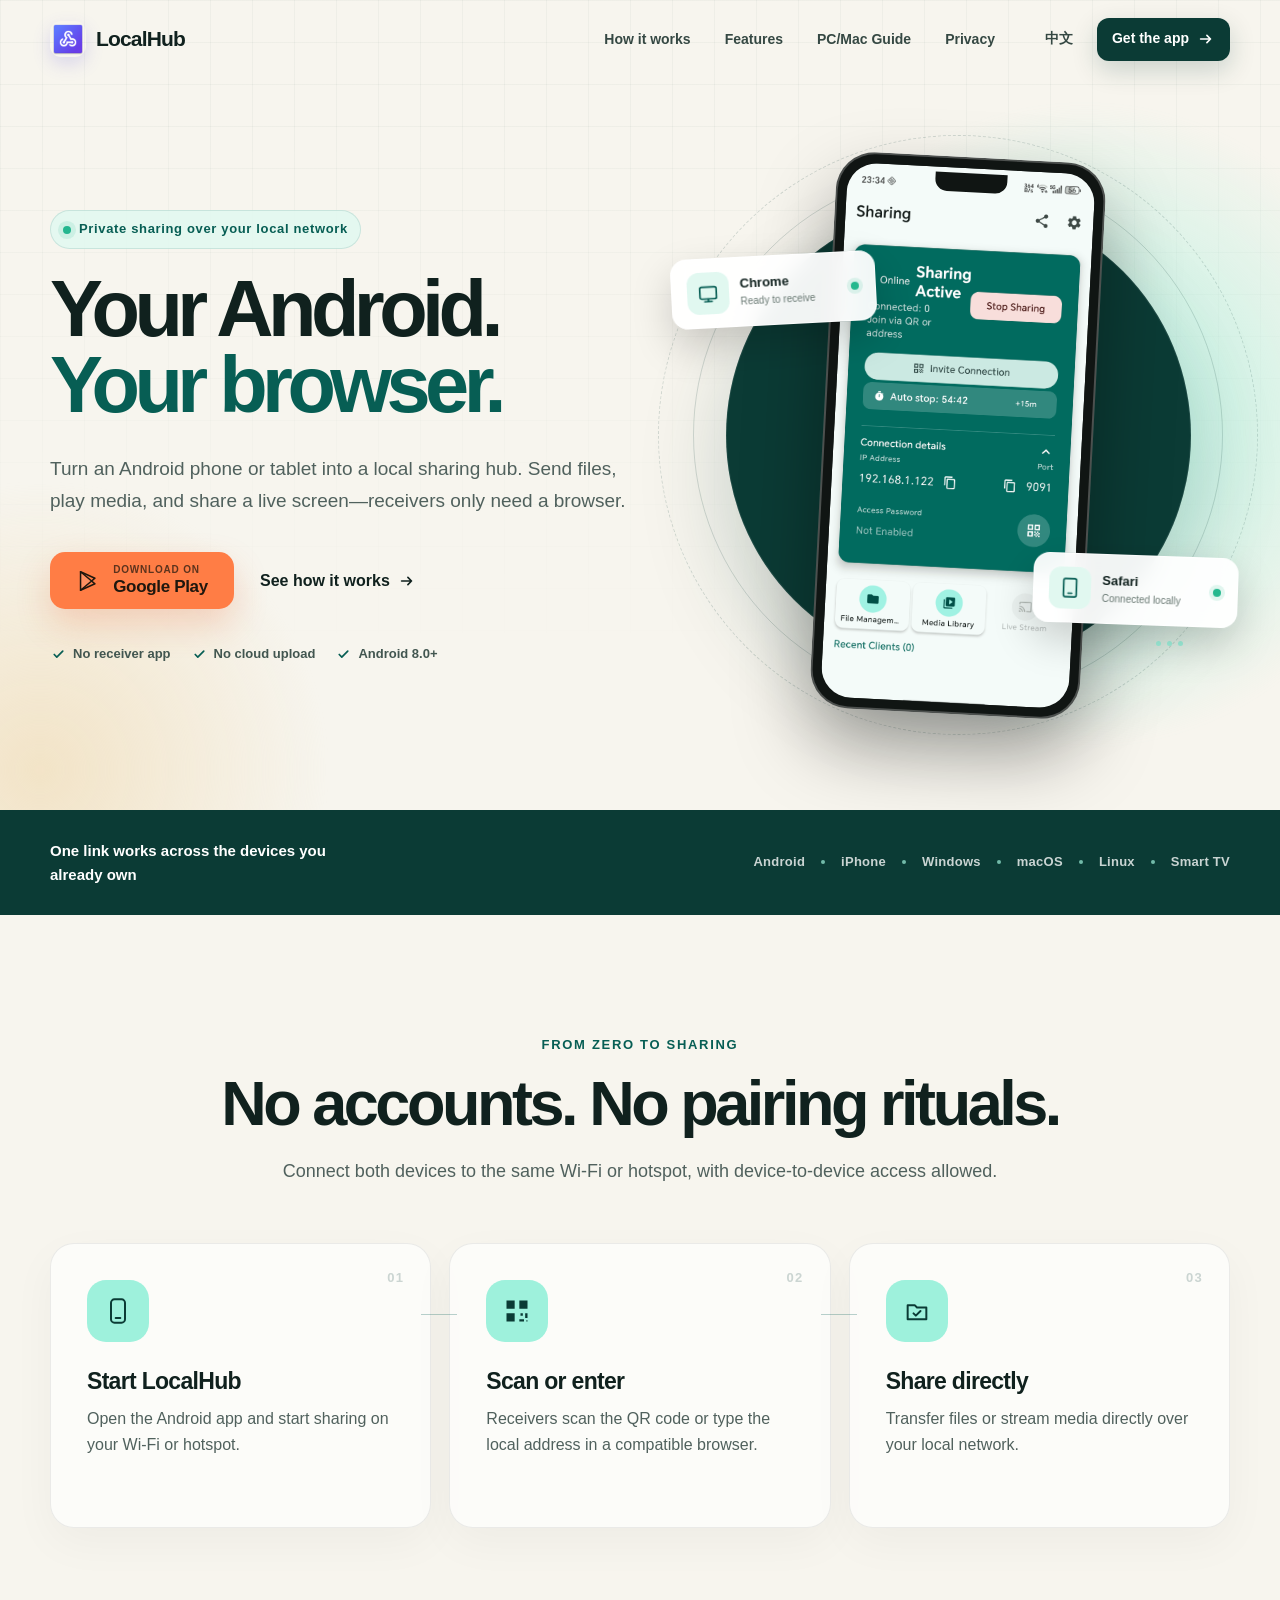
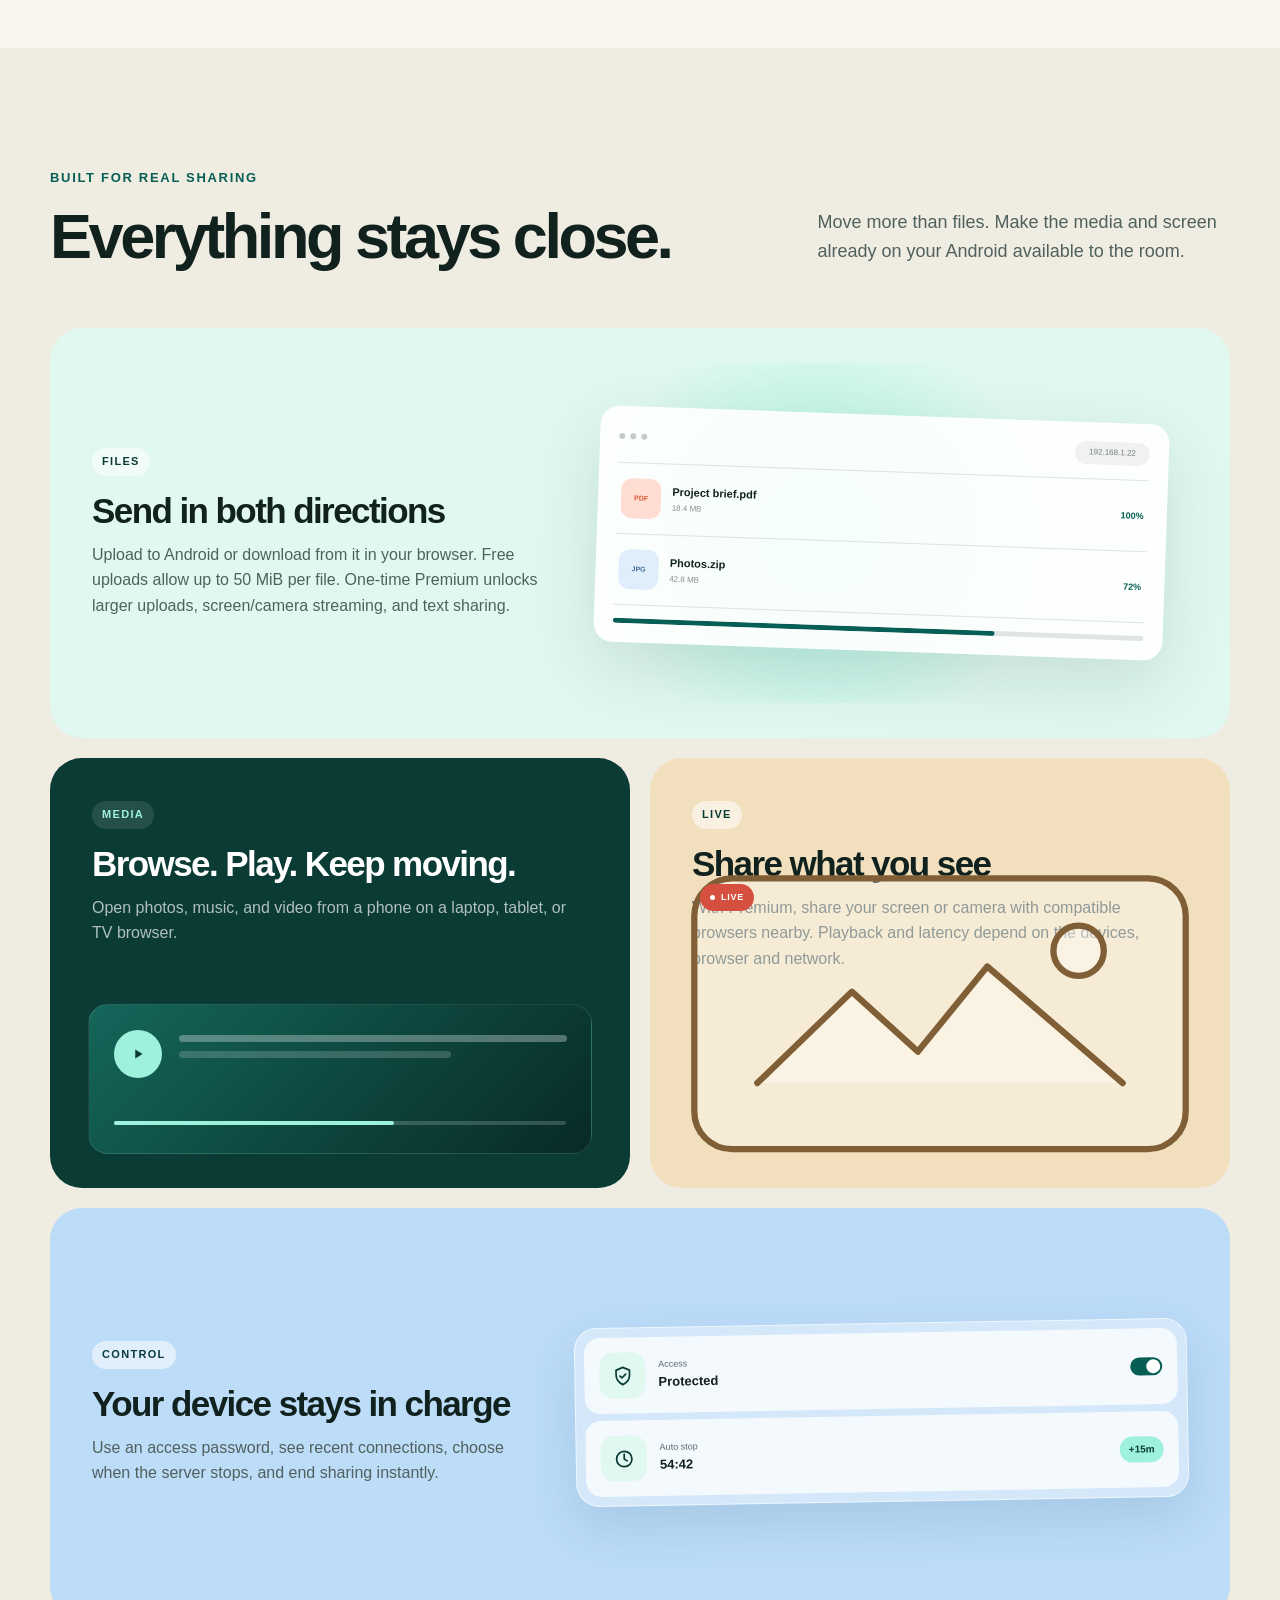
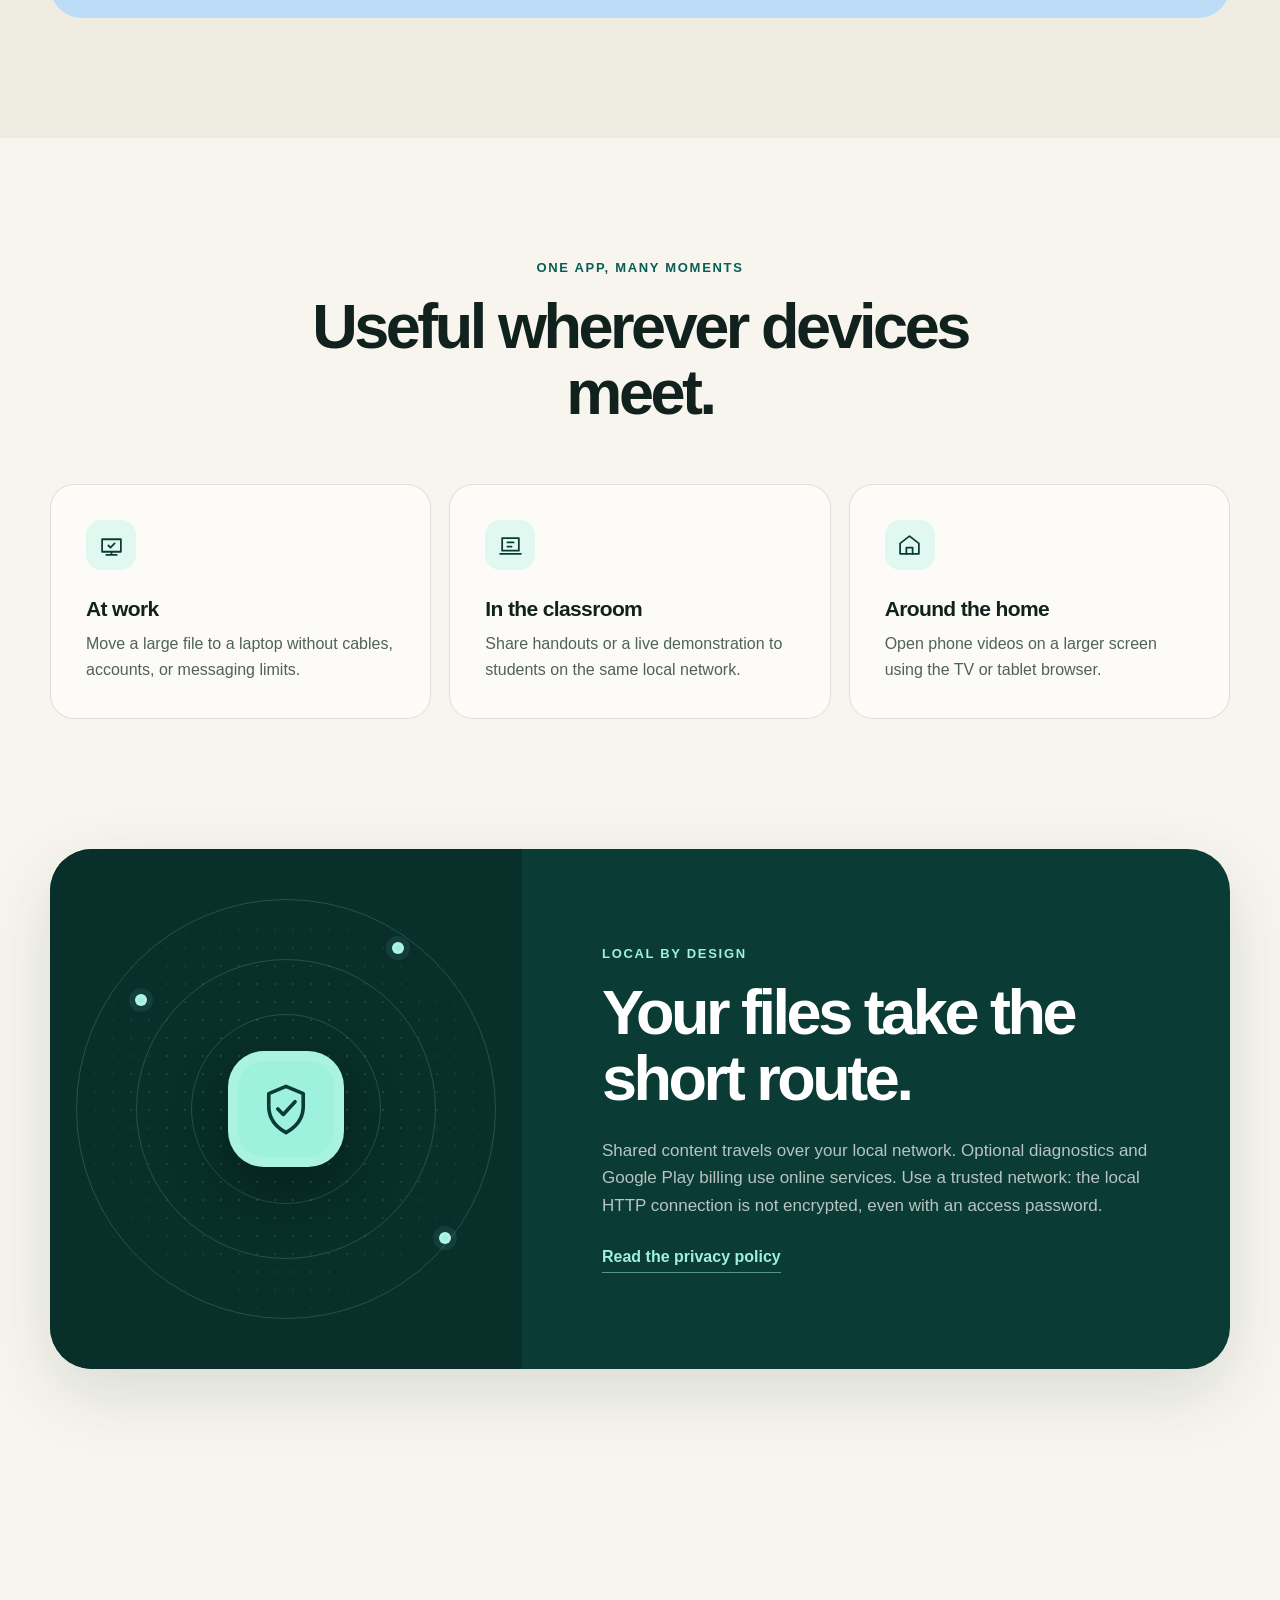
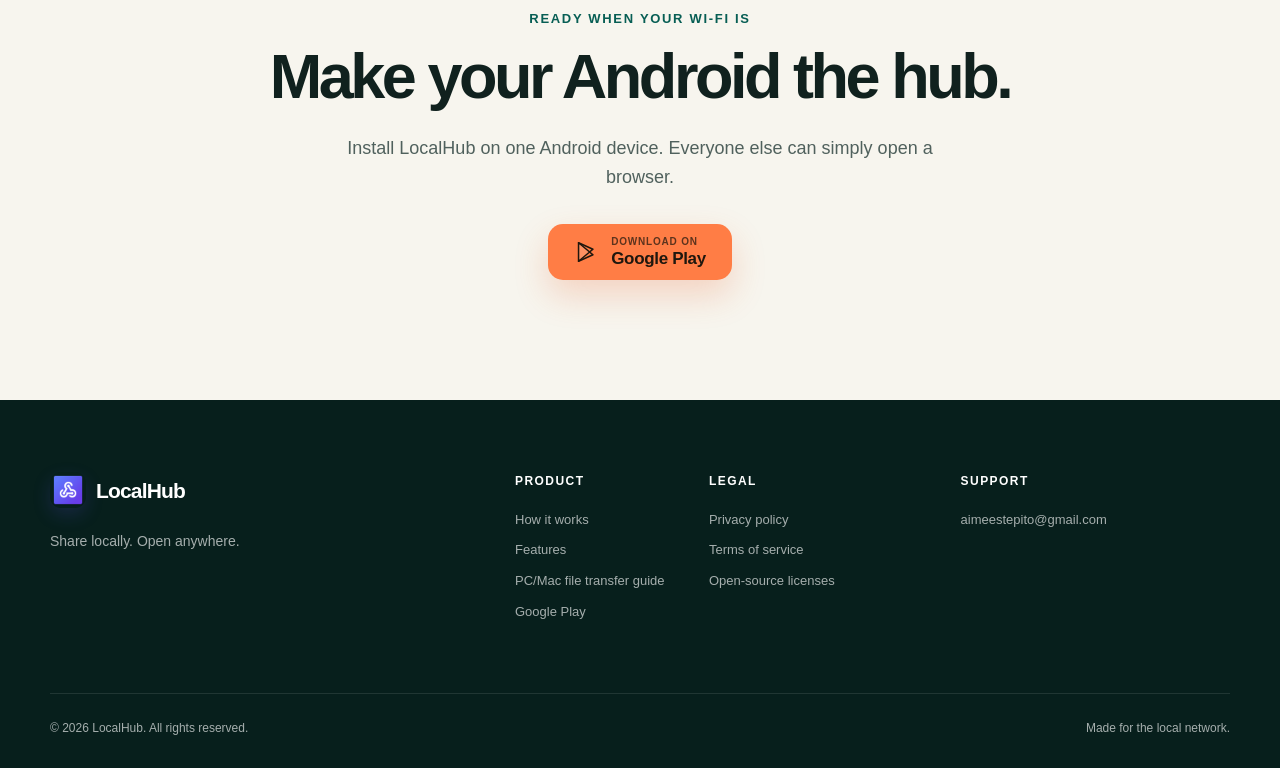
<file: index.html>
<!doctype html>
<html lang="en">
<head>
  <meta charset="utf-8">
  <meta name="viewport" content="width=device-width, initial-scale=1">
  <title>LocalHub — Share from Android to a compatible browser</title>
  <meta name="description" content="Turn your Android device into a private local sharing hub. Send files, stream media, or share your screen to a compatible browser—no receiver app or cloud upload required.">
  <meta name="theme-color" content="#0b3b35">
  <meta name="color-scheme" content="light">
  <link rel="canonical" href="https://baronleeee.github.io/localhub-website/">
  <link rel="icon" type="image/png" href="images/favicon.png">
  <link rel="preload" href="images/localhub_home.jpeg" as="image" fetchpriority="high">
  <link rel="stylesheet" href="styles.css?v=20261127a">

  <meta property="og:type" content="website">
  <meta property="og:url" content="https://baronleeee.github.io/localhub-website/">
  <meta property="og:title" content="LocalHub — Share from Android to a compatible browser">
  <meta property="og:description" content="One Android device. A compatible browser. Fast local sharing without cloud uploads.">
  <meta property="og:image" content="https://baronleeee.github.io/localhub-website/images/og-image.png">
  <meta property="og:image:alt" content="LocalHub local file sharing for Android">
  <meta name="twitter:card" content="summary_large_image">
  <meta name="twitter:title" content="LocalHub — Share from Android to a compatible browser">
  <meta name="twitter:description" content="One Android device. A compatible browser. Fast local sharing without cloud uploads.">
  <meta name="twitter:image" content="https://baronleeee.github.io/localhub-website/images/og-image.png">

  <script type="application/ld+json">
  {
    "@context": "https://schema.org",
    "@type": "MobileApplication",
    "name": "LocalHub",
    "operatingSystem": "Android 8.0 and later",
    "applicationCategory": "UtilitiesApplication",
    "description": "Local network file sharing, media streaming, and screen sharing from Android to a compatible browser.",
    "downloadUrl": "https://play.google.com/store/apps/details?id=com.toolcraft.localhub",
    "offers": {
      "@type": "Offer",
      "price": "0",
      "priceCurrency": "USD"
    }
  }
  </script>
</head>
<body>
  <a class="skip-link" href="#main">Skip to content</a>

  <header class="site-header" data-header>
    <div class="shell nav">
      <a class="brand" href="#" aria-label="LocalHub home">
        <span class="brand-mark" aria-hidden="true">
          <img src="images/favicon.png" alt="" width="512" height="512">
        </span>
        <span>LocalHub</span>
      </a>

      <nav class="nav-links" aria-label="Primary">
        <a href="#how" data-en="How it works" data-zh="使用方式">How it works</a>
        <a href="#features" data-en="Features" data-zh="核心功能">Features</a>
        <a href="guide-android-to-pc-mac.html" data-en="PC/Mac Guide" data-zh="电脑互传教程">PC/Mac Guide</a>
        <a href="#privacy" data-en="Privacy" data-zh="隐私安全">Privacy</a>
      </nav>

      <div class="nav-actions">
        <button class="language-switch" type="button" data-language-switch aria-label="切换到中文">中文</button>
        <a class="button button-small button-dark play-link" href="https://play.google.com/store/apps/details?id=com.toolcraft.localhub&amp;referrer=utm_source%3Dwebsite%26utm_medium%3Downed%26utm_campaign%3Dlocalhub_home" target="_blank" rel="noopener noreferrer" aria-label="Get LocalHub on Google Play">
          <span data-en="Get the app" data-zh="获取应用">Get the app</span>
          <svg aria-hidden="true" viewBox="0 0 20 20"><path d="M4 10h11M11 6l4 4-4 4"/></svg>
        </a>
      </div>
    </div>
  </header>

  <main id="main">
    <section class="hero">
      <div class="hero-glow hero-glow-one" aria-hidden="true"></div>
      <div class="hero-glow hero-glow-two" aria-hidden="true"></div>
      <div class="shell hero-grid">
        <div class="hero-copy">
          <p class="eyebrow">
            <span class="status-dot" aria-hidden="true"></span>
            <span data-en="Private sharing over your local network" data-zh="通过局域网进行私密共享">Private sharing over your local network</span>
          </p>
          <h1>
            <span data-en="Your Android." data-zh="一台 Android，">Your Android.</span><br>
            <span class="accent" data-en="Your browser." data-zh="连接你的浏览器。">Your browser.</span>
          </h1>
          <p class="hero-lede" data-en="Turn an Android phone or tablet into a local sharing hub. Send files, play media, and share a live screen—receivers only need a browser." data-zh="把 Android 手机或平板变成局域网共享中心。发送文件、播放媒体、共享实时画面，接收端只需一个浏览器。">
            Turn an Android phone or tablet into a local sharing hub. Send files, play media, and share a live screen—receivers only need a browser.
          </p>

          <div class="hero-actions">
            <a class="button button-primary play-link" href="https://play.google.com/store/apps/details?id=com.toolcraft.localhub&amp;referrer=utm_source%3Dwebsite%26utm_medium%3Downed%26utm_campaign%3Dlocalhub_home" target="_blank" rel="noopener noreferrer">
              <svg class="play-icon" aria-hidden="true" viewBox="0 0 24 24"><path d="M4.2 3.5v17l10.2-8.5L4.2 3.5Z"/><path d="m14.4 12 3.1-2.6M14.4 12l3.1 2.6M4.2 3.5l13.3 5.9M4.2 20.5l13.3-5.9"/></svg>
              <span>
                <small data-en="Download on" data-zh="前往下载">Download on</small>
                <strong>Google Play</strong>
              </span>
            </a>
            <a class="text-link" href="#how">
              <span data-en="See how it works" data-zh="了解使用方式">See how it works</span>
              <svg aria-hidden="true" viewBox="0 0 20 20"><path d="M4 10h11M11 6l4 4-4 4"/></svg>
            </a>
          </div>

          <ul class="trust-list" aria-label="Product benefits">
            <li><svg aria-hidden="true" viewBox="0 0 20 20"><path d="m5 10 3 3 7-7"/></svg><span data-en="No receiver app" data-zh="接收端无需安装">No receiver app</span></li>
            <li><svg aria-hidden="true" viewBox="0 0 20 20"><path d="m5 10 3 3 7-7"/></svg><span data-en="No cloud upload" data-zh="无需上传云端">No cloud upload</span></li>
            <li><svg aria-hidden="true" viewBox="0 0 20 20"><path d="m5 10 3 3 7-7"/></svg><span data-en="Android 8.0+" data-zh="支持 Android 8.0+">Android 8.0+</span></li>
          </ul>
        </div>

        <div class="hero-visual" role="img" aria-label="LocalHub app and browser connection preview">
          <div class="device-orbit orbit-one" aria-hidden="true"></div>
          <div class="device-orbit orbit-two" aria-hidden="true"></div>
          <div class="browser-card browser-card-top" aria-hidden="true">
            <span class="device-icon">
              <svg viewBox="0 0 24 24"><rect x="3" y="5" width="18" height="13" rx="2"/><path d="M8 21h8M12 18v3"/></svg>
            </span>
            <span><strong>Chrome</strong><small data-en="Ready to receive" data-zh="等待接收">Ready to receive</small></span>
            <i></i>
          </div>
          <div class="phone-frame">
            <div class="phone-speaker" aria-hidden="true"></div>
            <img src="images/localhub_home.jpeg" alt="LocalHub sharing screen showing a local IP address, QR access, file management, and media library" width="966" height="2048" fetchpriority="high">
          </div>
          <div class="browser-card browser-card-bottom" aria-hidden="true">
            <span class="device-icon">
              <svg viewBox="0 0 24 24"><rect x="5" y="2" width="14" height="20" rx="2"/><path d="M10 18h4"/></svg>
            </span>
            <span><strong>Safari</strong><small data-en="Connected locally" data-zh="已通过局域网连接">Connected locally</small></span>
            <i></i>
          </div>
          <div class="connection-line" aria-hidden="true">
            <span></span><span></span><span></span>
          </div>
        </div>
      </div>
    </section>

    <section class="proof-strip" aria-label="Compatible platforms">
      <div class="shell proof-inner">
        <p data-en="One link works across the devices you already own" data-zh="一个链接，连接你已有的各种设备">One link works across the devices you already own</p>
        <div class="platforms" aria-label="Android, iPhone, Windows, macOS, Linux, and smart TV">
          <span>Android</span><i></i><span>iPhone</span><i></i><span>Windows</span><i></i><span>macOS</span><i></i><span>Linux</span><i></i><span>Smart TV</span>
        </div>
      </div>
    </section>

    <section class="section how" id="how">
      <div class="shell">
        <div class="section-heading centered">
          <p class="section-kicker" data-en="From zero to sharing" data-zh="三步开始共享">From zero to sharing</p>
          <h2 data-en="No accounts. No pairing rituals." data-zh="无需账号，无需繁琐配对。">No accounts. No pairing rituals.</h2>
          <p data-en="Connect both devices to the same Wi-Fi or hotspot, with device-to-device access allowed." data-zh="将两台设备连接到同一 Wi-Fi 或热点，并确保网络允许设备互相访问。">Connect both devices to the same Wi-Fi or hotspot, with device-to-device access allowed.</p>
        </div>

        <ol class="steps">
          <li>
            <span class="step-number">01</span>
            <span class="step-icon"><svg aria-hidden="true" viewBox="0 0 24 24"><rect x="6" y="2" width="12" height="20" rx="3"/><path d="M10 18h4"/></svg></span>
            <h3 data-en="Start LocalHub" data-zh="启动 LocalHub">Start LocalHub</h3>
            <p data-en="Open the Android app and start sharing on your Wi-Fi or hotspot." data-zh="打开 Android 应用，在 Wi-Fi 或热点网络中启动共享。">Open the Android app and start sharing on your Wi-Fi or hotspot.</p>
          </li>
          <li>
            <span class="step-number">02</span>
            <span class="step-icon"><svg aria-hidden="true" viewBox="0 0 24 24"><path d="M3 3h7v7H3zM14 3h7v7h-7zM3 14h7v7H3zM15 14h2v2h-2zM19 14h2v4h-2zM14 19h4v2h-4zM20 20h1v1h-1z"/></svg></span>
            <h3 data-en="Scan or enter" data-zh="扫码或输入地址">Scan or enter</h3>
            <p data-en="Receivers scan the QR code or type the local address in a compatible browser." data-zh="接收端扫描二维码，或在兼容浏览器中输入局域网地址。">Receivers scan the QR code or type the local address in a compatible browser.</p>
          </li>
          <li>
            <span class="step-number">03</span>
            <span class="step-icon"><svg aria-hidden="true" viewBox="0 0 24 24"><path d="M4 7h6l2 2h8v10H4z"/><path d="m9 14 2 2 4-4"/></svg></span>
            <h3 data-en="Share directly" data-zh="直接传输">Share directly</h3>
            <p data-en="Transfer files or stream media directly over your local network." data-zh="通过局域网直接传输文件或播放媒体内容。">Transfer files or stream media directly over your local network.</p>
          </li>
        </ol>
      </div>
    </section>

    <section class="section features" id="features">
      <div class="shell">
        <div class="section-heading split">
          <div>
            <p class="section-kicker" data-en="Built for real sharing" data-zh="为真实共享场景而生">Built for real sharing</p>
            <h2 data-en="Everything stays close." data-zh="所需能力，一站完成。">Everything stays close.</h2>
          </div>
          <p data-en="Move more than files. Make the media and screen already on your Android available to the room." data-zh="不只是传文件。让房间里的兼容浏览器都能访问 Android 上的媒体与实时画面。">Move more than files. Make the media and screen already on your Android available to the room.</p>
        </div>

        <div class="bento">
          <article class="feature-card feature-wide feature-mint">
            <div class="feature-copy">
              <span class="feature-tag" data-en="Files" data-zh="文件">Files</span>
              <h3 data-en="Send in both directions" data-zh="双向传输文件">Send in both directions</h3>
              <p data-en="Upload to Android or download from it in your browser. Free uploads allow up to 50 MiB per file. One-time Premium unlocks larger uploads, screen/camera streaming, and text sharing." data-zh="通过浏览器上传到 Android，或从 Android 下载。免费版上传每个文件最多 50 MiB；一次性买断 Premium 可解锁更大文件上传、屏幕/摄像头共享与文字互传。">Upload to Android or download from it in your browser. Free uploads allow up to 50 MiB per file. One-time Premium unlocks larger uploads, screen/camera streaming, and text sharing.</p>
            </div>
            <div class="transfer-ui" aria-hidden="true">
              <div class="mini-window">
                <div class="window-bar"><span></span><span></span><span></span><em>192.168.1.22</em></div>
                <div class="file-row"><i class="file-icon">PDF</i><span><strong>Project brief.pdf</strong><small>18.4 MB</small></span><b>100%</b></div>
                <div class="file-row active"><i class="file-icon image-file">JPG</i><span><strong>Photos.zip</strong><small>42.8 MB</small></span><b>72%</b></div>
                <div class="progress"><span></span></div>
              </div>
            </div>
          </article>

          <article class="feature-card feature-dark">
            <span class="feature-tag" data-en="Media" data-zh="媒体">Media</span>
            <h3 data-en="Browse. Play. Keep moving." data-zh="浏览、播放、自由切换。">Browse. Play. Keep moving.</h3>
            <p data-en="Open photos, music, and video from a phone on a laptop, tablet, or TV browser." data-zh="在电脑、平板或电视浏览器中打开手机里的照片、音乐和视频。">Open photos, music, and video from a phone on a laptop, tablet, or TV browser.</p>
            <div class="media-player" aria-hidden="true">
              <span class="play-circle"><svg viewBox="0 0 24 24"><path d="m9 7 8 5-8 5z"/></svg></span>
              <div class="player-lines"><i></i><i></i></div>
              <div class="player-progress"><span></span></div>
            </div>
          </article>

          <article class="feature-card feature-sand">
            <span class="feature-tag" data-en="Live" data-zh="实时画面">Live</span>
            <h3 data-en="Share what you see" data-zh="分享眼前画面">Share what you see</h3>
            <p data-en="With Premium, share your screen or camera with compatible browsers nearby. Playback and latency depend on the devices, browser and network." data-zh="Premium 支持向附近的兼容浏览器共享屏幕或摄像头。播放兼容性与延迟取决于设备、浏览器和网络。">With Premium, share your screen or camera with compatible browsers nearby. Playback and latency depend on the devices, browser and network.</p>
            <div class="live-visual" aria-hidden="true">
              <span class="live-pill"><i></i> LIVE</span>
              <svg viewBox="0 0 160 90"><rect x="2" y="2" width="156" height="86" rx="12"/><path d="M22 67 52 38l21 19 22-27 43 37"/><circle cx="124" cy="25" r="8"/></svg>
            </div>
          </article>

          <article class="feature-card feature-wide feature-blue">
            <div class="feature-copy">
              <span class="feature-tag" data-en="Control" data-zh="掌控连接">Control</span>
              <h3 data-en="Your device stays in charge" data-zh="共享始终由你掌控">Your device stays in charge</h3>
              <p data-en="Use an access password, see recent connections, choose when the server stops, and end sharing instantly." data-zh="设置访问密码、查看最近连接、决定自动停止时间，并可随时结束共享。">Use an access password, see recent connections, choose when the server stops, and end sharing instantly.</p>
            </div>
            <div class="control-panel" aria-hidden="true">
              <div><span class="shield"><svg viewBox="0 0 24 24"><path d="M12 3 5 6v5c0 5 3 8 7 10 4-2 7-5 7-10V6z"/><path d="m9 12 2 2 4-4"/></svg></span><span><small>Access</small><strong>Protected</strong></span><i></i></div>
              <div><span class="shield"><svg viewBox="0 0 24 24"><circle cx="12" cy="12" r="8"/><path d="M12 7v5l3 2"/></svg></span><span><small>Auto stop</small><strong>54:42</strong></span><b>+15m</b></div>
            </div>
          </article>
        </div>
      </div>
    </section>

    <section class="section use-cases">
      <div class="shell">
        <div class="section-heading centered narrow">
          <p class="section-kicker" data-en="One app, many moments" data-zh="一个应用，多种场景">One app, many moments</p>
          <h2 data-en="Useful wherever devices meet." data-zh="有设备相遇的地方，就有用武之地。">Useful wherever devices meet.</h2>
        </div>
        <div class="case-grid">
          <article>
            <span class="case-icon"><svg aria-hidden="true" viewBox="0 0 24 24"><path d="M3 6h18v12H3zM7 21h10M12 18v3"/><path d="m9 12 2 2 4-4"/></svg></span>
            <h3 data-en="At work" data-zh="办公协作">At work</h3>
            <p data-en="Move a large file to a laptop without cables, accounts, or messaging limits." data-zh="无需数据线、账号或聊天工具，在电脑上获取大文件。">Move a large file to a laptop without cables, accounts, or messaging limits.</p>
          </article>
          <article>
            <span class="case-icon"><svg aria-hidden="true" viewBox="0 0 24 24"><path d="M4 5h16v12H4zM2 20h20"/><path d="M9 9h6M9 13h4"/></svg></span>
            <h3 data-en="In the classroom" data-zh="课堂分享">In the classroom</h3>
            <p data-en="Share handouts or a live demonstration to students on the same local network." data-zh="在同一局域网中向学生分享资料或实时演示。">Share handouts or a live demonstration to students on the same local network.</p>
          </article>
          <article>
            <span class="case-icon"><svg aria-hidden="true" viewBox="0 0 24 24"><path d="M3 10 12 3l9 7v10H3z"/><path d="M9 20v-6h6v6"/></svg></span>
            <h3 data-en="Around the home" data-zh="家庭娱乐">Around the home</h3>
            <p data-en="Open phone videos on a larger screen using the TV or tablet browser." data-zh="直接用电视或平板浏览器，在大屏上播放手机视频。">Open phone videos on a larger screen using the TV or tablet browser.</p>
          </article>
        </div>
      </div>
    </section>

    <section class="section privacy-section" id="privacy">
      <div class="shell privacy-card">
        <div class="privacy-visual" aria-hidden="true">
          <span class="privacy-ring ring-one"></span>
          <span class="privacy-ring ring-two"></span>
          <span class="privacy-ring ring-three"></span>
          <span class="privacy-shield"><svg viewBox="0 0 64 64"><path d="M32 7 13 15v14c0 14 8 23 19 29 11-6 19-15 19-29V15z"/><path d="m23 32 6 6 13-14"/></svg></span>
          <span class="local-node node-one"></span>
          <span class="local-node node-two"></span>
          <span class="local-node node-three"></span>
        </div>
        <div class="privacy-copy">
          <p class="section-kicker light" data-en="Local by design" data-zh="天然本地化">Local by design</p>
          <h2 data-en="Your files take the short route." data-zh="你的文件，只走最短路径。">Your files take the short route.</h2>
          <p data-en="Shared content travels over your local network. Optional diagnostics and Google Play billing use online services. Use a trusted network: the local HTTP connection is not encrypted, even with an access password." data-zh="共享内容通过局域网传输，可选诊断及 Google Play 计费使用在线服务。请在可信网络中使用：本地 HTTP 连接不加密，访问密码也不提供链路加密。">
            Shared content travels over your local network. Optional diagnostics and Google Play billing use online services. Use a trusted network: the local HTTP connection is not encrypted, even with an access password.
          </p>
          <a href="privacy.html" data-en="Read the privacy policy" data-zh="阅读隐私政策">Read the privacy policy</a>
        </div>
      </div>
    </section>

    <section class="section final-cta">
      <div class="shell final-cta-inner">
        <p class="section-kicker" data-en="Ready when your Wi-Fi is" data-zh="连接网络，即刻开始">Ready when your Wi-Fi is</p>
        <h2 data-en="Make your Android the hub." data-zh="让你的 Android 成为共享中心。">Make your Android the hub.</h2>
        <p data-en="Install LocalHub on one Android device. Everyone else can simply open a browser." data-zh="只需在一台 Android 设备安装 LocalHub，其他人打开浏览器即可。">Install LocalHub on one Android device. Everyone else can simply open a browser.</p>
        <a class="button button-primary play-link" href="https://play.google.com/store/apps/details?id=com.toolcraft.localhub&amp;referrer=utm_source%3Dwebsite%26utm_medium%3Downed%26utm_campaign%3Dlocalhub_home" target="_blank" rel="noopener noreferrer">
          <svg class="play-icon" aria-hidden="true" viewBox="0 0 24 24"><path d="M4.2 3.5v17l10.2-8.5L4.2 3.5Z"/><path d="m14.4 12 3.1-2.6M14.4 12l3.1 2.6M4.2 3.5l13.3 5.9M4.2 20.5l13.3-5.9"/></svg>
          <span><small data-en="Download on" data-zh="前往下载">Download on</small><strong>Google Play</strong></span>
        </a>
      </div>
    </section>
  </main>

  <footer class="site-footer">
    <div class="shell footer-grid">
      <div>
        <a class="brand footer-brand" href="#" aria-label="LocalHub home">
          <span class="brand-mark" aria-hidden="true"><img src="images/favicon.png" alt="" width="512" height="512"></span>
          <span>LocalHub</span>
        </a>
        <p data-en="Share locally. Open anywhere." data-zh="本地共享，处处可用。">Share locally. Open anywhere.</p>
      </div>
      <div class="footer-links">
        <div>
          <h3 data-en="Product" data-zh="产品">Product</h3>
          <a href="#how" data-en="How it works" data-zh="使用方式">How it works</a>
          <a href="#features" data-en="Features" data-zh="核心功能">Features</a>
          <a href="guide-android-to-pc-mac.html" data-en="PC/Mac file transfer guide" data-zh="PC/Mac 传文件教程">PC/Mac file transfer guide</a>
          <a class="play-link" href="https://play.google.com/store/apps/details?id=com.toolcraft.localhub&amp;referrer=utm_source%3Dwebsite%26utm_medium%3Downed%26utm_campaign%3Dlocalhub_home" target="_blank" rel="noopener noreferrer">Google Play</a>
        </div>
        <div>
          <h3 data-en="Legal" data-zh="法律信息">Legal</h3>
          <a href="privacy.html" data-en="Privacy policy" data-zh="隐私政策">Privacy policy</a>
          <a href="terms.html" data-en="Terms of service" data-zh="服务条款">Terms of service</a>
          <a href="open-source.html" data-en="Open-source licenses" data-zh="开源组件许可">Open-source licenses</a>
        </div>
        <div>
          <h3 data-en="Support" data-zh="支持">Support</h3>
          <a href="mailto:aimeestepito@gmail.com">aimeestepito@gmail.com</a>
        </div>
      </div>
    </div>
    <div class="shell footer-bottom">
      <span>© 2026 LocalHub. All rights reserved.</span>
      <span data-en="Made for the local network." data-zh="为局域网而生。">Made for the local network.</span>
    </div>
  </footer>

  <script src="app.js?v=20261127a" defer></script>
</body>
</html>
</file>
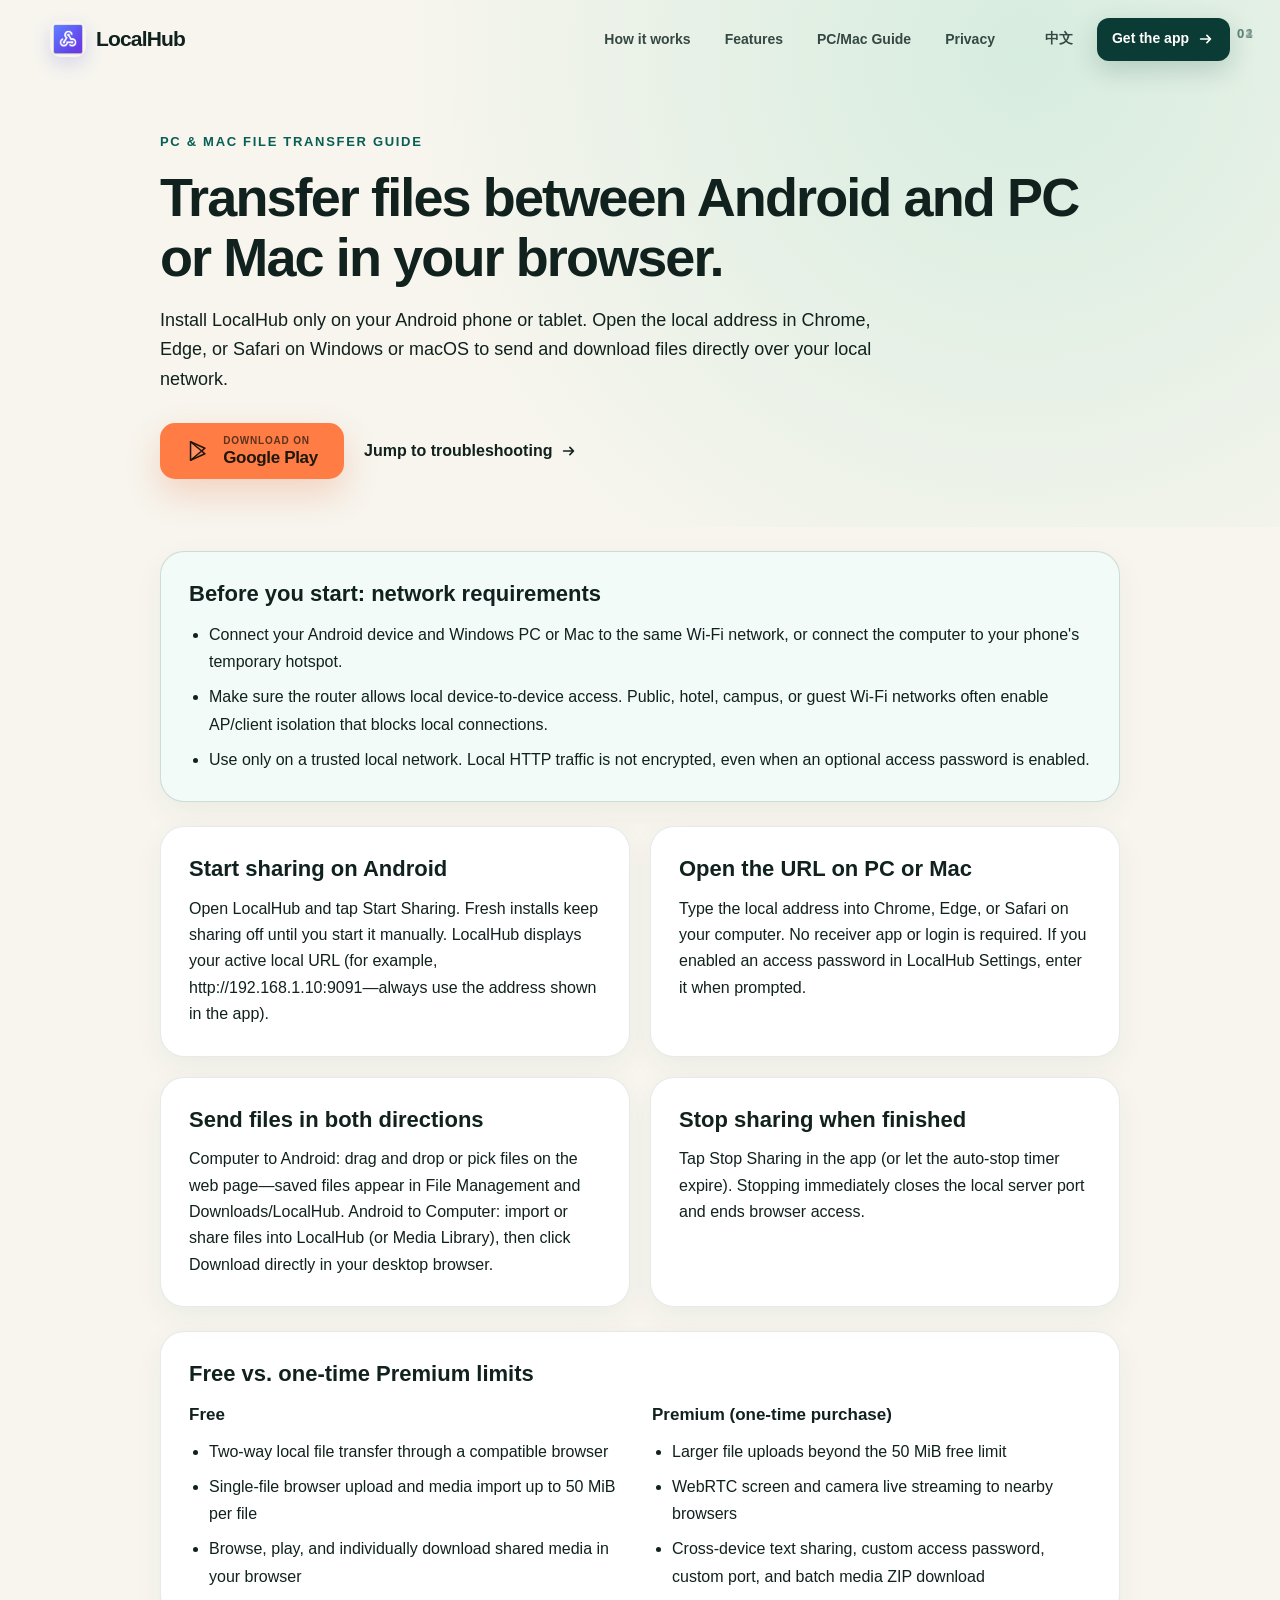
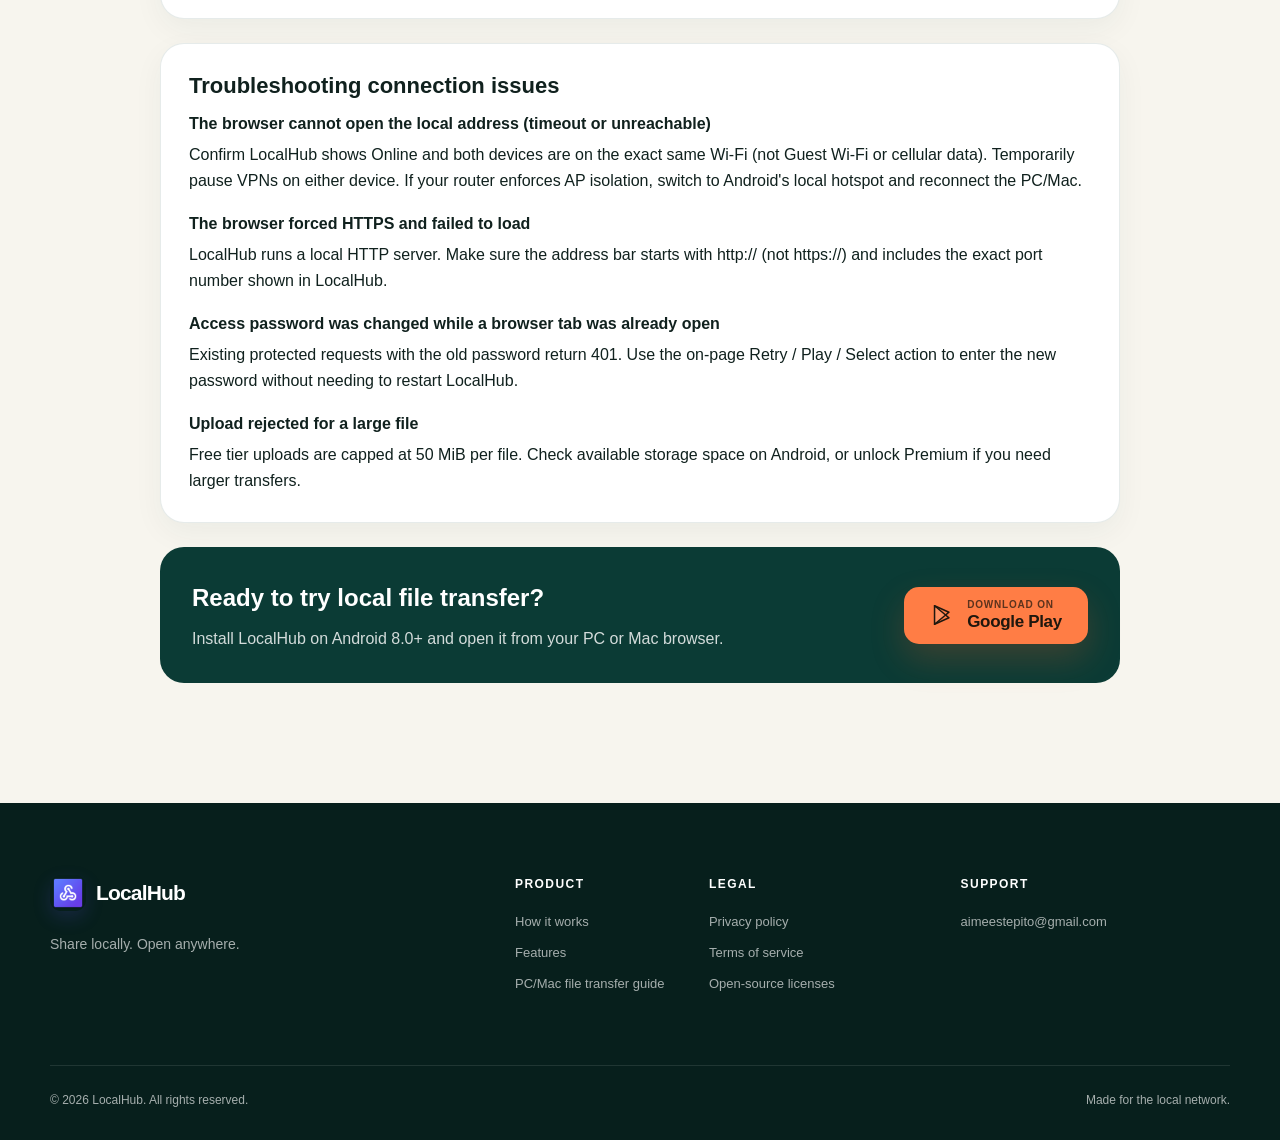
<file: guide-android-to-pc-mac.html>
<!doctype html>
<html lang="en">
<head>
  <meta charset="utf-8">
  <meta name="viewport" content="width=device-width, initial-scale=1">
  <title>Transfer Files Between Android and PC or Mac Over Local Wi-Fi — LocalHub Guide</title>
  <meta name="description" content="Step-by-step guide to transfer files between Android and a Windows PC or Mac over local Wi-Fi or hotspot using a browser—no cable, receiver app, or cloud account.">
  <meta name="theme-color" content="#0b3b35">
  <meta name="color-scheme" content="light">
  <link rel="canonical" href="https://baronleeee.github.io/localhub-website/guide-android-to-pc-mac.html">
  <link rel="icon" type="image/png" href="images/favicon.png">
  <link rel="stylesheet" href="styles.css?v=20261127a">

  <meta property="og:type" content="article">
  <meta property="og:url" content="https://baronleeee.github.io/localhub-website/guide-android-to-pc-mac.html">
  <meta property="og:title" content="Transfer Files Between Android and PC or Mac Over Local Wi-Fi — LocalHub">
  <meta property="og:description" content="Send files between Android and Windows or Mac through a local browser with no cable or receiver app.">
  <meta property="og:image" content="https://baronleeee.github.io/localhub-website/images/og-image.png">
  <meta name="twitter:card" content="summary_large_image">
  <meta name="twitter:title" content="Transfer Files Between Android and PC or Mac Over Local Wi-Fi — LocalHub">
  <meta name="twitter:description" content="Send files between Android and Windows or Mac through a local browser with no cable or receiver app.">
  <meta name="twitter:image" content="https://baronleeee.github.io/localhub-website/images/og-image.png">
</head>
<body
  data-title-en="Transfer Files Between Android and PC or Mac Over Local Wi-Fi — LocalHub Guide"
  data-title-zh="Android 与 PC / Mac 局域网浏览器传文件教程 — LocalHub"
  data-desc-en="Step-by-step guide to transfer files between Android and a Windows PC or Mac over local Wi-Fi or hotspot using a browser—no cable, receiver app, or cloud account."
  data-desc-zh="一步步在局域网或热点下用浏览器实现 Android 与 Windows PC、Mac 双向传文件：无需数据线、无需电脑端安装软件、无需云盘账号。">
  <a class="skip-link" href="#main">Skip to content</a>

  <header class="site-header" data-header>
    <div class="shell nav">
      <a class="brand" href="index.html" aria-label="LocalHub home">
        <span class="brand-mark" aria-hidden="true">
          <img src="images/favicon.png" alt="" width="512" height="512">
        </span>
        <span>LocalHub</span>
      </a>

      <nav class="nav-links" aria-label="Primary">
        <a href="index.html#how" data-en="How it works" data-zh="使用方式">How it works</a>
        <a href="index.html#features" data-en="Features" data-zh="核心功能">Features</a>
        <a href="guide-android-to-pc-mac.html" aria-current="page" data-en="PC/Mac Guide" data-zh="电脑互传教程">PC/Mac Guide</a>
        <a href="privacy.html" data-en="Privacy" data-zh="隐私政策">Privacy</a>
      </nav>

      <div class="nav-actions">
        <button class="language-switch" type="button" data-language-switch aria-label="切换到中文">中文</button>
        <a class="button button-small button-dark play-link" href="https://play.google.com/store/apps/details?id=com.toolcraft.localhub&amp;referrer=utm_source%3Dwebsite%26utm_medium%3Dguide%26utm_campaign%3Dstage3_android_pc_mac_files%26utm_content%3Dguide_header" target="_blank" rel="noopener noreferrer">
          <span data-en="Get the app" data-zh="获取应用">Get the app</span>
          <svg aria-hidden="true" viewBox="0 0 20 20"><path d="M4 10h11M11 6l4 4-4 4"/></svg>
        </a>
      </div>
    </div>
  </header>

  <main id="main">
    <section class="guide-hero">
      <div class="shell guide-shell">
        <p class="section-kicker" data-en="PC &amp; Mac File Transfer Guide" data-zh="PC / Mac 局域网传文件教程">PC &amp; Mac File Transfer Guide</p>
        <h1 class="guide-title" data-en="Transfer files between Android and PC or Mac in your browser." data-zh="用浏览器在 Android 与 PC / Mac 间直接传文件。">Transfer files between Android and PC or Mac in your browser.</h1>
        <p class="guide-lede" data-en="Install LocalHub only on your Android phone or tablet. Open the local address in Chrome, Edge, or Safari on Windows or macOS to send and download files directly over your local network." data-zh="只需在 Android 手机或平板安装 LocalHub；在 Windows 或 macOS 上打开 Chrome、Edge 或 Safari 输入局域网地址，即可在局域网内双向收发文件，无需安装电脑客户端或登录云盘。">
          Install LocalHub only on your Android phone or tablet. Open the local address in Chrome, Edge, or Safari on Windows or macOS to send and download files directly over your local network.
        </p>
        <div class="guide-actions">
          <a class="button button-primary play-link" href="https://play.google.com/store/apps/details?id=com.toolcraft.localhub&amp;referrer=utm_source%3Dwebsite%26utm_medium%3Dguide%26utm_campaign%3Dstage3_android_pc_mac_files%26utm_content%3Dguide_hero" target="_blank" rel="noopener noreferrer">
            <svg class="play-icon" aria-hidden="true" viewBox="0 0 24 24"><path d="M4.2 3.5v17l10.2-8.5L4.2 3.5Z"/><path d="m14.4 12 3.1-2.6M14.4 12l3.1 2.6M4.2 3.5l13.3 5.9M4.2 20.5l13.3-5.9"/></svg>
            <span>
              <small data-en="Download on" data-zh="前往下载">Download on</small>
              <strong>Google Play</strong>
            </span>
          </a>
          <a class="text-link" href="#troubleshooting">
            <span data-en="Jump to troubleshooting" data-zh="查看连接失败排查">Jump to troubleshooting</span>
            <svg aria-hidden="true" viewBox="0 0 20 20"><path d="M4 10h11M11 6l4 4-4 4"/></svg>
          </a>
        </div>
      </div>
    </section>

    <section class="section guide-section">
      <div class="shell guide-shell">
        <div class="guide-card guide-notice">
          <h2 data-en="Before you start: network requirements" data-zh="开始前确认：网络前提与安全边界">Before you start: network requirements</h2>
          <ul class="guide-list">
            <li data-en="Connect your Android device and Windows PC or Mac to the same Wi-Fi network, or connect the computer to your phone's temporary hotspot." data-zh="将 Android 设备与 Windows PC 或 Mac 连接到同一个 Wi-Fi，或让电脑连接手机开启的临时热点。">Connect your Android device and Windows PC or Mac to the same Wi-Fi network, or connect the computer to your phone's temporary hotspot.</li>
            <li data-en="Make sure the router allows local device-to-device access. Public, hotel, campus, or guest Wi-Fi networks often enable AP/client isolation that blocks local connections." data-zh="确保路由器允许局域网设备互通。酒店、校园或公司访客 Wi-Fi 常开启 AP / 客户端隔离，会阻止设备间直连。">Make sure the router allows local device-to-device access. Public, hotel, campus, or guest Wi-Fi networks often enable AP/client isolation that blocks local connections.</li>
            <li data-en="Use only on a trusted local network. Local HTTP traffic is not encrypted, even when an optional access password is enabled." data-zh="仅在可信局域网内使用。本地 HTTP 传输不加密，开启可选访问密码仅用于访问控制，不提供链路加密。">Use only on a trusted local network. Local HTTP traffic is not encrypted, even when an optional access password is enabled.</li>
          </ul>
        </div>

        <div class="guide-grid">
          <article class="guide-card">
            <span class="step-number">01</span>
            <h2 data-en="Start sharing on Android" data-zh="第一步：在 Android 上启动共享">Start sharing on Android</h2>
            <p data-en="Open LocalHub and tap Start Sharing. Fresh installs keep sharing off until you start it manually. LocalHub displays your active local URL (for example, http://192.168.1.10:9091—always use the address shown in the app)." data-zh="打开 LocalHub 并点击「开始共享」（新安装默认不会自动启动服务）。启动后界面会显示当前有效的局域网地址（例如 http://192.168.1.10:9091，具体 IP 与端口请以应用实际显示为准）。">Open LocalHub and tap Start Sharing. Fresh installs keep sharing off until you start it manually. LocalHub displays your active local URL (for example, http://192.168.1.10:9091—always use the address shown in the app).</p>
          </article>

          <article class="guide-card">
            <span class="step-number">02</span>
            <h2 data-en="Open the URL on PC or Mac" data-zh="第二步：在 PC 或 Mac 浏览器打开地址">Open the URL on PC or Mac</h2>
            <p data-en="Type the local address into Chrome, Edge, or Safari on your computer. No receiver app or login is required. If you enabled an access password in LocalHub Settings, enter it when prompted." data-zh="在电脑上的 Chrome、Edge 或 Safari 地址栏输入该局域网地址，接收端无需安装软件或登录账号。若你在 LocalHub 设置中开启了访问密码，在浏览器提示框中输入对应密码即可。">Type the local address into Chrome, Edge, or Safari on your computer. No receiver app or login is required. If you enabled an access password in LocalHub Settings, enter it when prompted.</p>
          </article>

          <article class="guide-card">
            <span class="step-number">03</span>
            <h2 data-en="Send files in both directions" data-zh="第三步：双向发送与下载文件">Send files in both directions</h2>
            <p data-en="Computer to Android: drag and drop or pick files on the web page—saved files appear in File Management and Downloads/LocalHub. Android to Computer: import or share files into LocalHub (or Media Library), then click Download directly in your desktop browser." data-zh="电脑传手机：在网页中拖拽或点击选择文件上传，接收的文件保存在「文件管理」与手机下载目录。手机传电脑：在 LocalHub 导入文件（或加入媒体库）后，在电脑浏览器列表中直接点击下载。">Computer to Android: drag and drop or pick files on the web page—saved files appear in File Management and Downloads/LocalHub. Android to Computer: import or share files into LocalHub (or Media Library), then click Download directly in your desktop browser.</p>
          </article>

          <article class="guide-card">
            <span class="step-number">04</span>
            <h2 data-en="Stop sharing when finished" data-zh="第四步：传输完成后随时停止">Stop sharing when finished</h2>
            <p data-en="Tap Stop Sharing in the app (or let the auto-stop timer expire). Stopping immediately closes the local server port and ends browser access." data-zh="传输结束后点击「停止共享」（或等待自动停止倒计时结束），本地端口会立即关闭，浏览器将无法继续访问。">Tap Stop Sharing in the app (or let the auto-stop timer expire). Stopping immediately closes the local server port and ends browser access.</p>
          </article>
        </div>

        <div class="guide-card">
          <h2 data-en="Free vs. one-time Premium limits" data-zh="免费版与一次性买断 Premium 的区别">Free vs. one-time Premium limits</h2>
          <div class="guide-compare">
            <div>
              <h3 data-en="Free" data-zh="免费版">Free</h3>
              <ul class="guide-list">
                <li data-en="Two-way local file transfer through a compatible browser" data-zh="通过兼容浏览器进行局域网双向传文件">Two-way local file transfer through a compatible browser</li>
                <li data-en="Single-file browser upload and media import up to 50 MiB per file" data-zh="浏览器上传与媒体导入单个文件上限 50 MiB">Single-file browser upload and media import up to 50 MiB per file</li>
                <li data-en="Browse, play, and individually download shared media in your browser" data-zh="在浏览器中浏览、播放和单个下载手机媒体">Browse, play, and individually download shared media in your browser</li>
              </ul>
            </div>
            <div>
              <h3 data-en="Premium (one-time purchase)" data-zh="Premium（一次性买断）">Premium (one-time purchase)</h3>
              <ul class="guide-list">
                <li data-en="Larger file uploads beyond the 50 MiB free limit" data-zh="解除单个文件 50 MiB 的免费大小限制">Larger file uploads beyond the 50 MiB free limit</li>
                <li data-en="WebRTC screen and camera live streaming to nearby browsers" data-zh="向附近兼容浏览器实时共享屏幕或摄像头（WebRTC）">WebRTC screen and camera live streaming to nearby browsers</li>
                <li data-en="Cross-device text sharing, custom access password, custom port, and batch media ZIP download" data-zh="跨设备文字互传、自定义访问密码、自定义端口与媒体批量 ZIP 下载">Cross-device text sharing, custom access password, custom port, and batch media ZIP download</li>
              </ul>
            </div>
          </div>
        </div>

        <div class="guide-card" id="troubleshooting">
          <h2 data-en="Troubleshooting connection issues" data-zh="常见连接与传输失败排查">Troubleshooting connection issues</h2>
          <dl class="guide-faq">
            <dt data-en="The browser cannot open the local address (timeout or unreachable)" data-zh="电脑浏览器打不开局域网地址（超时或无法访问）">The browser cannot open the local address (timeout or unreachable)</dt>
            <dd data-en="Confirm LocalHub shows Online and both devices are on the exact same Wi-Fi (not Guest Wi-Fi or cellular data). Temporarily pause VPNs on either device. If your router enforces AP isolation, switch to Android's local hotspot and reconnect the PC/Mac." data-zh="先确认 LocalHub 处于「在线」状态，且手机与电脑连接的是同一 Wi-Fi（未误连访客网或蜂窝数据）；请先暂停两端 VPN。若路由器开启了客户端隔离，可改用手机本地热点并让电脑连接该热点。">Confirm LocalHub shows Online and both devices are on the exact same Wi-Fi (not Guest Wi-Fi or cellular data). Temporarily pause VPNs on either device. If your router enforces AP isolation, switch to Android's local hotspot and reconnect the PC/Mac.</dd>

            <dt data-en="The browser forced HTTPS and failed to load" data-zh="浏览器自动跳转 HTTPS 导致无法打开">The browser forced HTTPS and failed to load</dt>
            <dd data-en="LocalHub runs a local HTTP server. Make sure the address bar starts with http:// (not https://) and includes the exact port number shown in LocalHub." data-zh="LocalHub 运行的是本地 HTTP 服务。请核对地址栏以 http:// 开头（而非 https://），并保留应用显示的完整端口号。">LocalHub runs a local HTTP server. Make sure the address bar starts with http:// (not https://) and includes the exact port number shown in LocalHub.</dd>

            <dt data-en="Access password was changed while a browser tab was already open" data-zh="浏览器页面打开期间在手机端修改了访问密码">Access password was changed while a browser tab was already open</dt>
            <dd data-en="Existing protected requests with the old password return 401. Use the on-page Retry / Play / Select action to enter the new password without needing to restart LocalHub." data-zh="主机改密即时生效，旧密码发起的新受保护请求会返回 401。在原页面点击重试（Retry）、播放或文件操作入口重新输入新密码即可恢复，无需重启服务。">Existing protected requests with the old password return 401. Use the on-page Retry / Play / Select action to enter the new password without needing to restart LocalHub.</dd>

            <dt data-en="Upload rejected for a large file" data-zh="上传较大文件时被拒绝">Upload rejected for a large file</dt>
            <dd data-en="Free tier uploads are capped at 50 MiB per file. Check available storage space on Android, or unlock Premium if you need larger transfers." data-zh="免费版单个文件上限为 50 MiB。请检查手机可用存储空间；如需传输超过 50 MiB 的单文件，可在应用内解锁一次性 Premium。">Free tier uploads are capped at 50 MiB per file. Check available storage space on Android, or unlock Premium if you need larger transfers.</dd>
          </dl>
        </div>

        <div class="guide-cta-box">
          <div>
            <h2 data-en="Ready to try local file transfer?" data-zh="准备好体验局域网免安装传文件了吗？">Ready to try local file transfer?</h2>
            <p data-en="Install LocalHub on Android 8.0+ and open it from your PC or Mac browser." data-zh="在 Android 8.0+ 设备安装 LocalHub，用电脑浏览器即可开始传输。">Install LocalHub on Android 8.0+ and open it from your PC or Mac browser.</p>
          </div>
          <a class="button button-primary play-link" href="https://play.google.com/store/apps/details?id=com.toolcraft.localhub&amp;referrer=utm_source%3Dwebsite%26utm_medium%3Dguide%26utm_campaign%3Dstage3_android_pc_mac_files%26utm_content%3Dguide_footer" target="_blank" rel="noopener noreferrer">
            <svg class="play-icon" aria-hidden="true" viewBox="0 0 24 24"><path d="M4.2 3.5v17l10.2-8.5L4.2 3.5Z"/><path d="m14.4 12 3.1-2.6M14.4 12l3.1 2.6M4.2 3.5l13.3 5.9M4.2 20.5l13.3-5.9"/></svg>
            <span><small data-en="Download on" data-zh="前往下载">Download on</small><strong>Google Play</strong></span>
          </a>
        </div>
      </div>
    </section>
  </main>

  <footer class="site-footer">
    <div class="shell footer-grid">
      <div>
        <a class="brand footer-brand" href="index.html" aria-label="LocalHub home">
          <span class="brand-mark" aria-hidden="true"><img src="images/favicon.png" alt="" width="512" height="512"></span>
          <span>LocalHub</span>
        </a>
        <p data-en="Share locally. Open anywhere." data-zh="本地共享，处处可用。">Share locally. Open anywhere.</p>
      </div>
      <div class="footer-links">
        <div>
          <h3 data-en="Product" data-zh="产品">Product</h3>
          <a href="index.html#how" data-en="How it works" data-zh="使用方式">How it works</a>
          <a href="index.html#features" data-en="Features" data-zh="核心功能">Features</a>
          <a href="guide-android-to-pc-mac.html" data-en="PC/Mac file transfer guide" data-zh="PC/Mac 传文件教程">PC/Mac file transfer guide</a>
        </div>
        <div>
          <h3 data-en="Legal" data-zh="法律信息">Legal</h3>
          <a href="privacy.html" data-en="Privacy policy" data-zh="隐私政策">Privacy policy</a>
          <a href="terms.html" data-en="Terms of service" data-zh="服务条款">Terms of service</a>
          <a href="open-source.html" data-en="Open-source licenses" data-zh="开源组件许可">Open-source licenses</a>
        </div>
        <div>
          <h3 data-en="Support" data-zh="支持">Support</h3>
          <a href="mailto:aimeestepito@gmail.com">aimeestepito@gmail.com</a>
        </div>
      </div>
    </div>
    <div class="shell footer-bottom">
      <span>© 2026 LocalHub. All rights reserved.</span>
      <span data-en="Made for the local network." data-zh="为局域网而生。">Made for the local network.</span>
    </div>
  </footer>

  <script src="app.js?v=20261127a" defer></script>
</body>
</html>
</file>
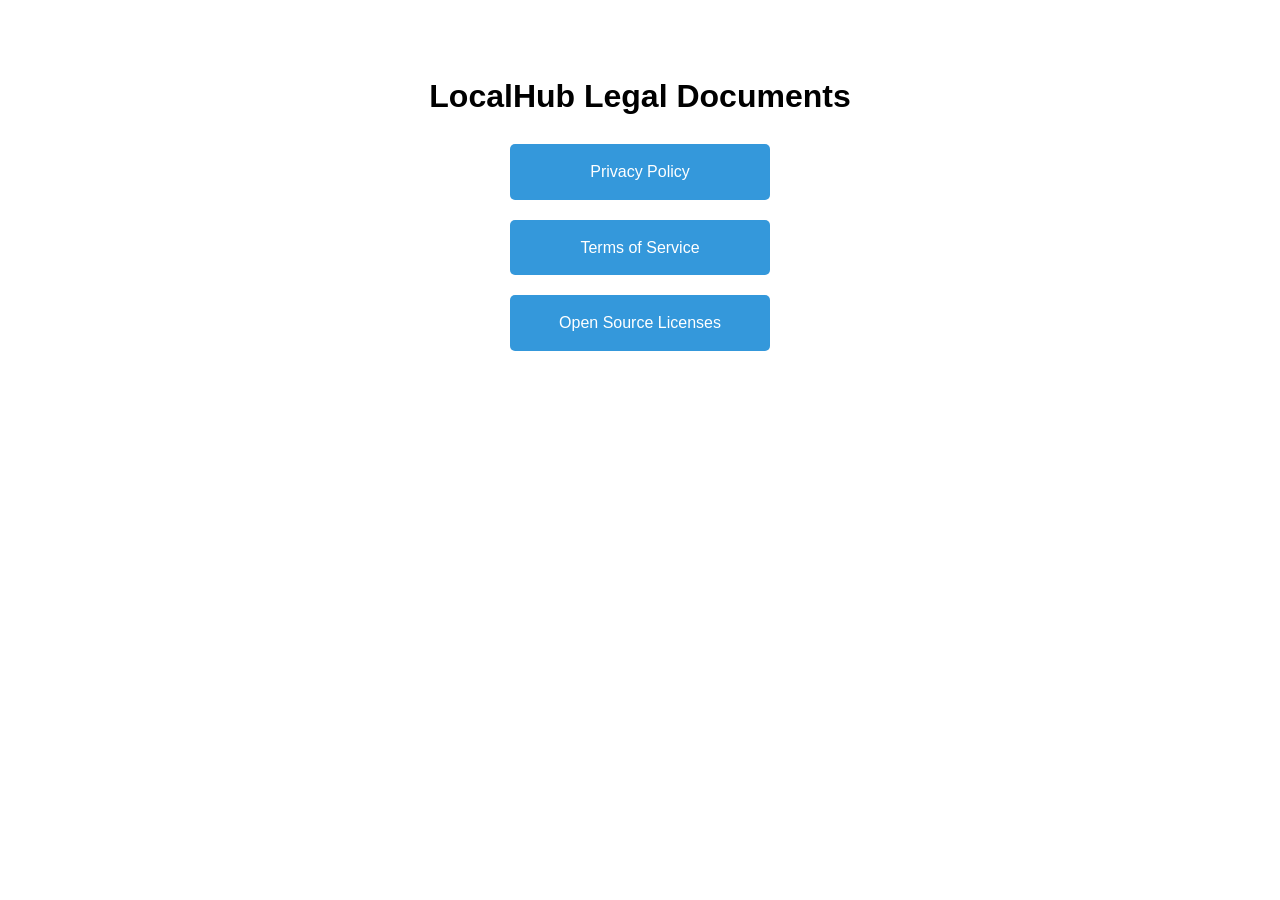
<file: legal_index.html>
<!DOCTYPE html>
<html lang="en">
<head>
    <meta charset="UTF-8">
    <meta name="viewport" content="width=device-width, initial-scale=1.0">
    <title>LocalHub Legal Documents</title>
    <style>
        body { font-family: sans-serif; line-height: 1.6; padding: 20px; max-width: 600px; margin: 0 auto; text-align: center; padding-top: 50px; }
        a { display: block; margin: 20px auto; padding: 15px 30px; background: #3498db; color: white; text-decoration: none; border-radius: 5px; max-width: 200px; }
        a:hover { background: #2980b9; }
    </style>
</head>
<body>
    <h1>LocalHub Legal Documents</h1>
    <a href="privacy.html">Privacy Policy</a>
    <a href="terms.html">Terms of Service</a>
    <a href="open-source.html">Open Source Licenses</a>
</body>
</html>
</file>
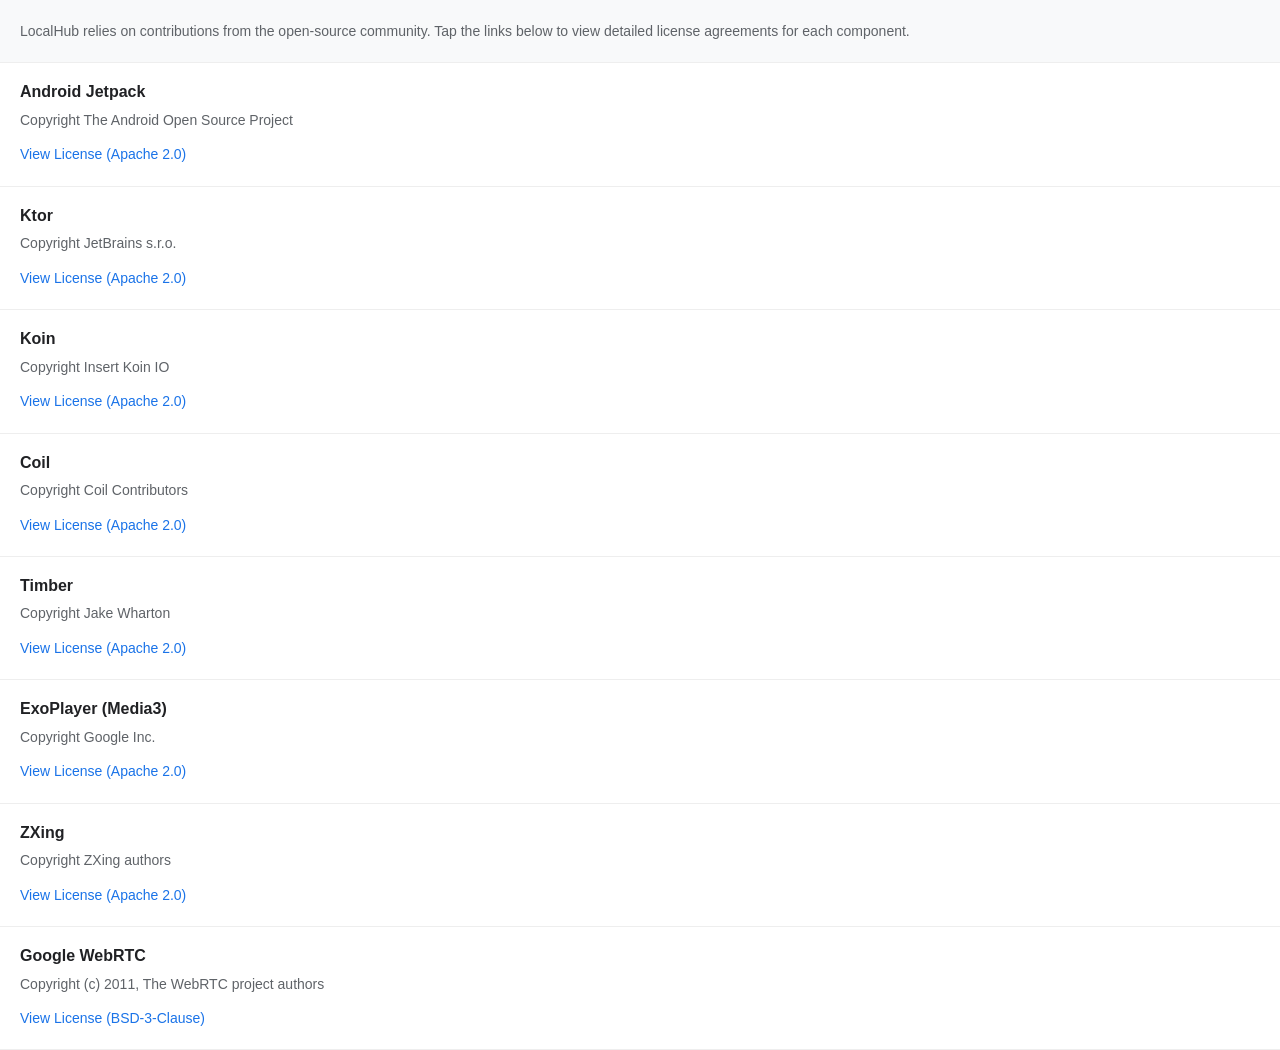
<file: open-source.html>
<!DOCTYPE html>
<html lang="en">
<head>
    <meta charset="UTF-8">
    <meta name="viewport" content="width=device-width, initial-scale=1.0">
    <title>LocalHub Open Source Licenses</title>
    <style>
        body { font-family: -apple-system, BlinkMacSystemFont, "Segoe UI", Roboto, Helvetica, Arial, sans-serif; line-height: 1.6; padding: 0; margin: 0; color: #333; background-color: #fff; }
        
        /* List Styling */
        .lib-list {
            list-style: none;
            padding: 0;
            margin: 0;
        }
        
        .lib-item {
            padding: 16px 20px;
            border-bottom: 1px solid #eee;
            display: flex;
            flex-direction: column;
            transition: background-color 0.2s;
        }
        
        .lib-item:active {
            background-color: #f5f5f5;
        }
        
        .lib-name {
            font-weight: 600;
            font-size: 16px;
            color: #202124;
            margin-bottom: 4px;
        }
        
        .lib-copyright {
            font-size: 14px;
            color: #5f6368;
            margin-bottom: 8px;
        }
        
        .license-link {
            font-size: 14px;
            color: #1a73e8;
            text-decoration: none;
            display: inline-block;
            align-self: flex-start;
            padding: 4px 0;
        }
        
        .license-link:hover {
            text-decoration: underline;
        }

        .intro {
            padding: 20px;
            background-color: #f8f9fa;
            font-size: 14px;
            color: #5f6368;
            border-bottom: 1px solid #eee;
        }
    </style>
</head>
<body>
    
    <div class="intro">
        LocalHub relies on contributions from the open-source community. Tap the links below to view detailed license agreements for each component.
    </div>

    <div class="lib-list">
        
        <!-- Android Jetpack -->
        <div class="lib-item">
            <div class="lib-name">Android Jetpack</div>
            <div class="lib-copyright">Copyright The Android Open Source Project</div>
            <a href="https://github.com/androidx/androidx/blob/androidx-main/LICENSE.txt" class="license-link">View License (Apache 2.0)</a>
        </div>

        <!-- Ktor -->
        <div class="lib-item">
            <div class="lib-name">Ktor</div>
            <div class="lib-copyright">Copyright JetBrains s.r.o.</div>
            <a href="https://github.com/ktorio/ktor/blob/main/LICENSE" class="license-link">View License (Apache 2.0)</a>
        </div>

        <!-- Koin -->
        <div class="lib-item">
            <div class="lib-name">Koin</div>
            <div class="lib-copyright">Copyright Insert Koin IO</div>
            <a href="https://github.com/InsertKoinIO/koin/blob/main/LICENSE" class="license-link">View License (Apache 2.0)</a>
        </div>

        <!-- Coil -->
        <div class="lib-item">
            <div class="lib-name">Coil</div>
            <div class="lib-copyright">Copyright Coil Contributors</div>
            <a href="https://github.com/coil-kt/coil/blob/main/LICENSE.txt" class="license-link">View License (Apache 2.0)</a>
        </div>
        
        <!-- Timber -->
        <div class="lib-item">
            <div class="lib-name">Timber</div>
            <div class="lib-copyright">Copyright Jake Wharton</div>
            <a href="https://github.com/JakeWharton/timber/blob/trunk/LICENSE.txt" class="license-link">View License (Apache 2.0)</a>
        </div>

        <!-- ExoPlayer -->
        <div class="lib-item">
            <div class="lib-name">ExoPlayer (Media3)</div>
            <div class="lib-copyright">Copyright Google Inc.</div>
            <a href="https://github.com/androidx/media/blob/release/LICENSE" class="license-link">View License (Apache 2.0)</a>
        </div>

        <!-- ZXing -->
        <div class="lib-item">
            <div class="lib-name">ZXing</div>
            <div class="lib-copyright">Copyright ZXing authors</div>
            <a href="https://github.com/zxing/zxing/blob/master/LICENSE" class="license-link">View License (Apache 2.0)</a>
        </div>

        <!-- Google WebRTC -->
        <div class="lib-item">
            <div class="lib-name">Google WebRTC</div>
            <div class="lib-copyright">Copyright (c) 2011, The WebRTC project authors</div>
            <a href="https://webrtc.org/support/license" class="license-link">View License (BSD-3-Clause)</a>
        </div>

    </div>

</body>
</html>
</file>
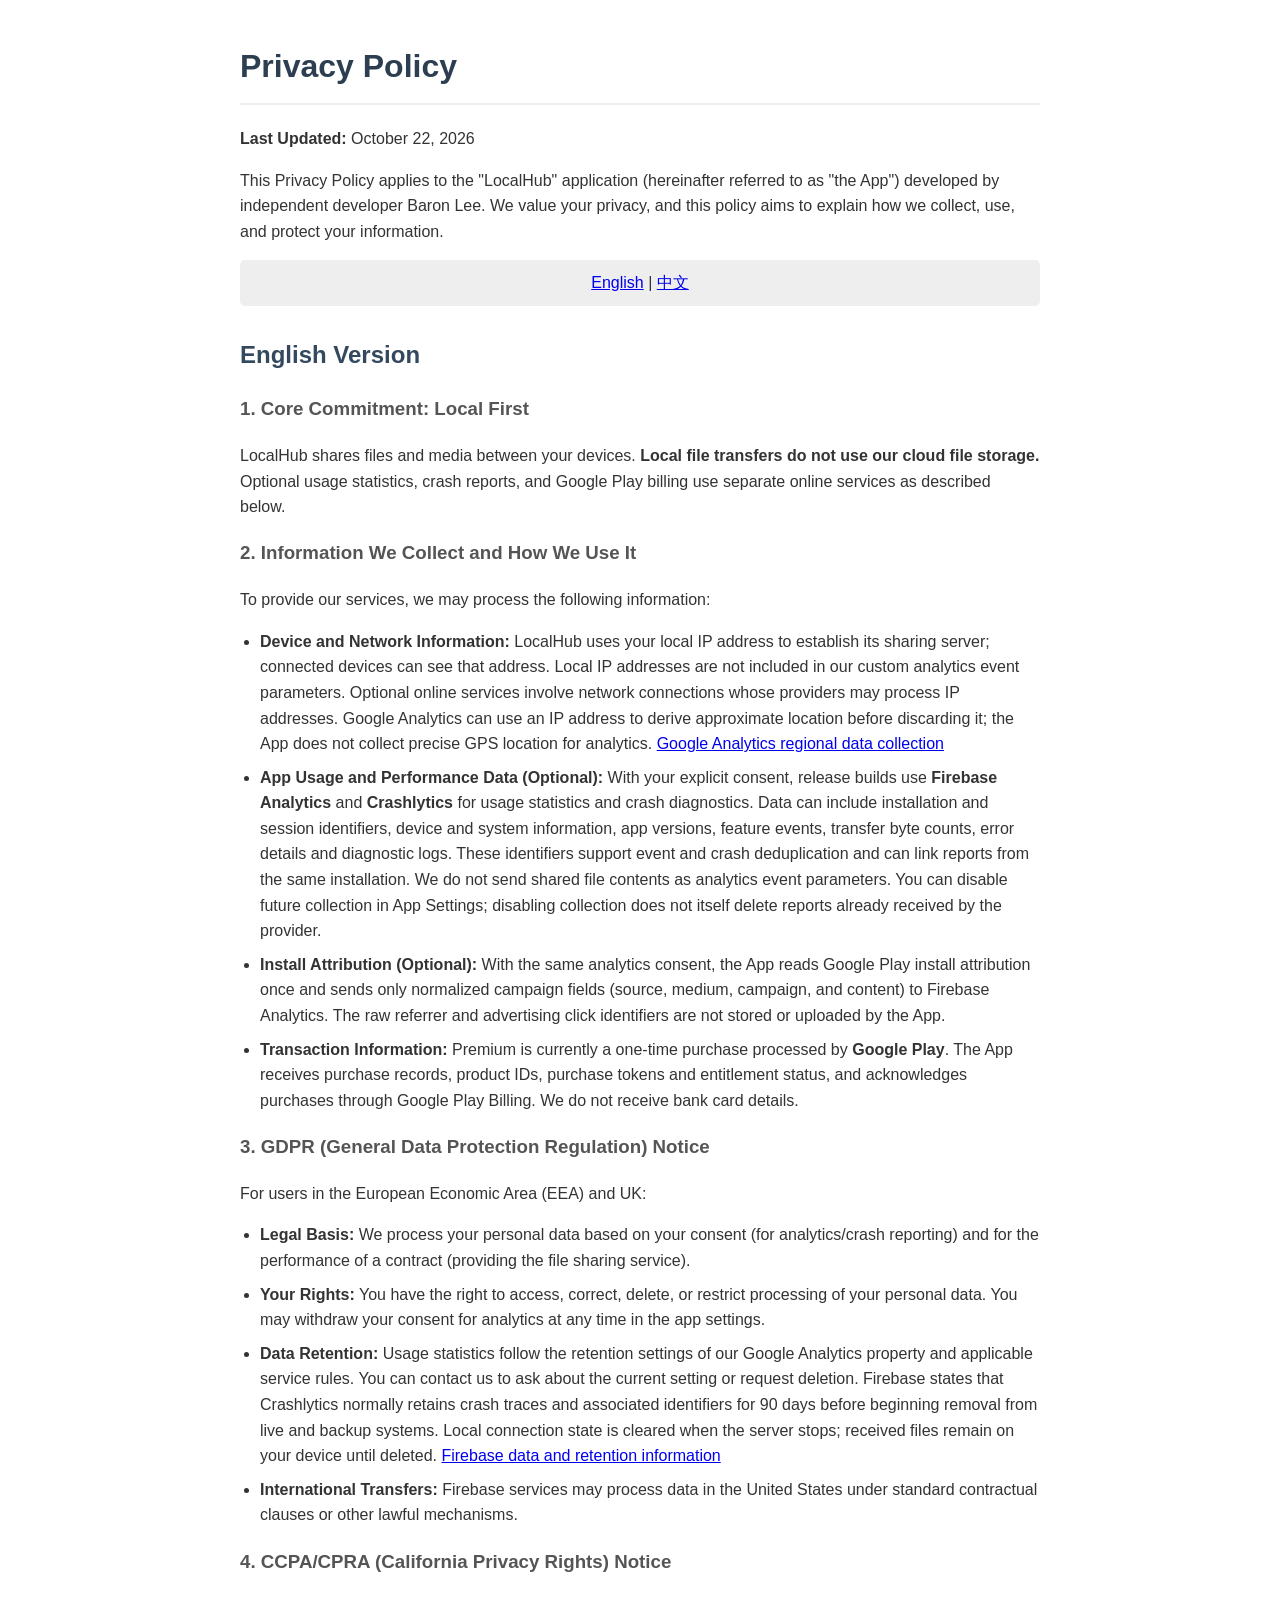
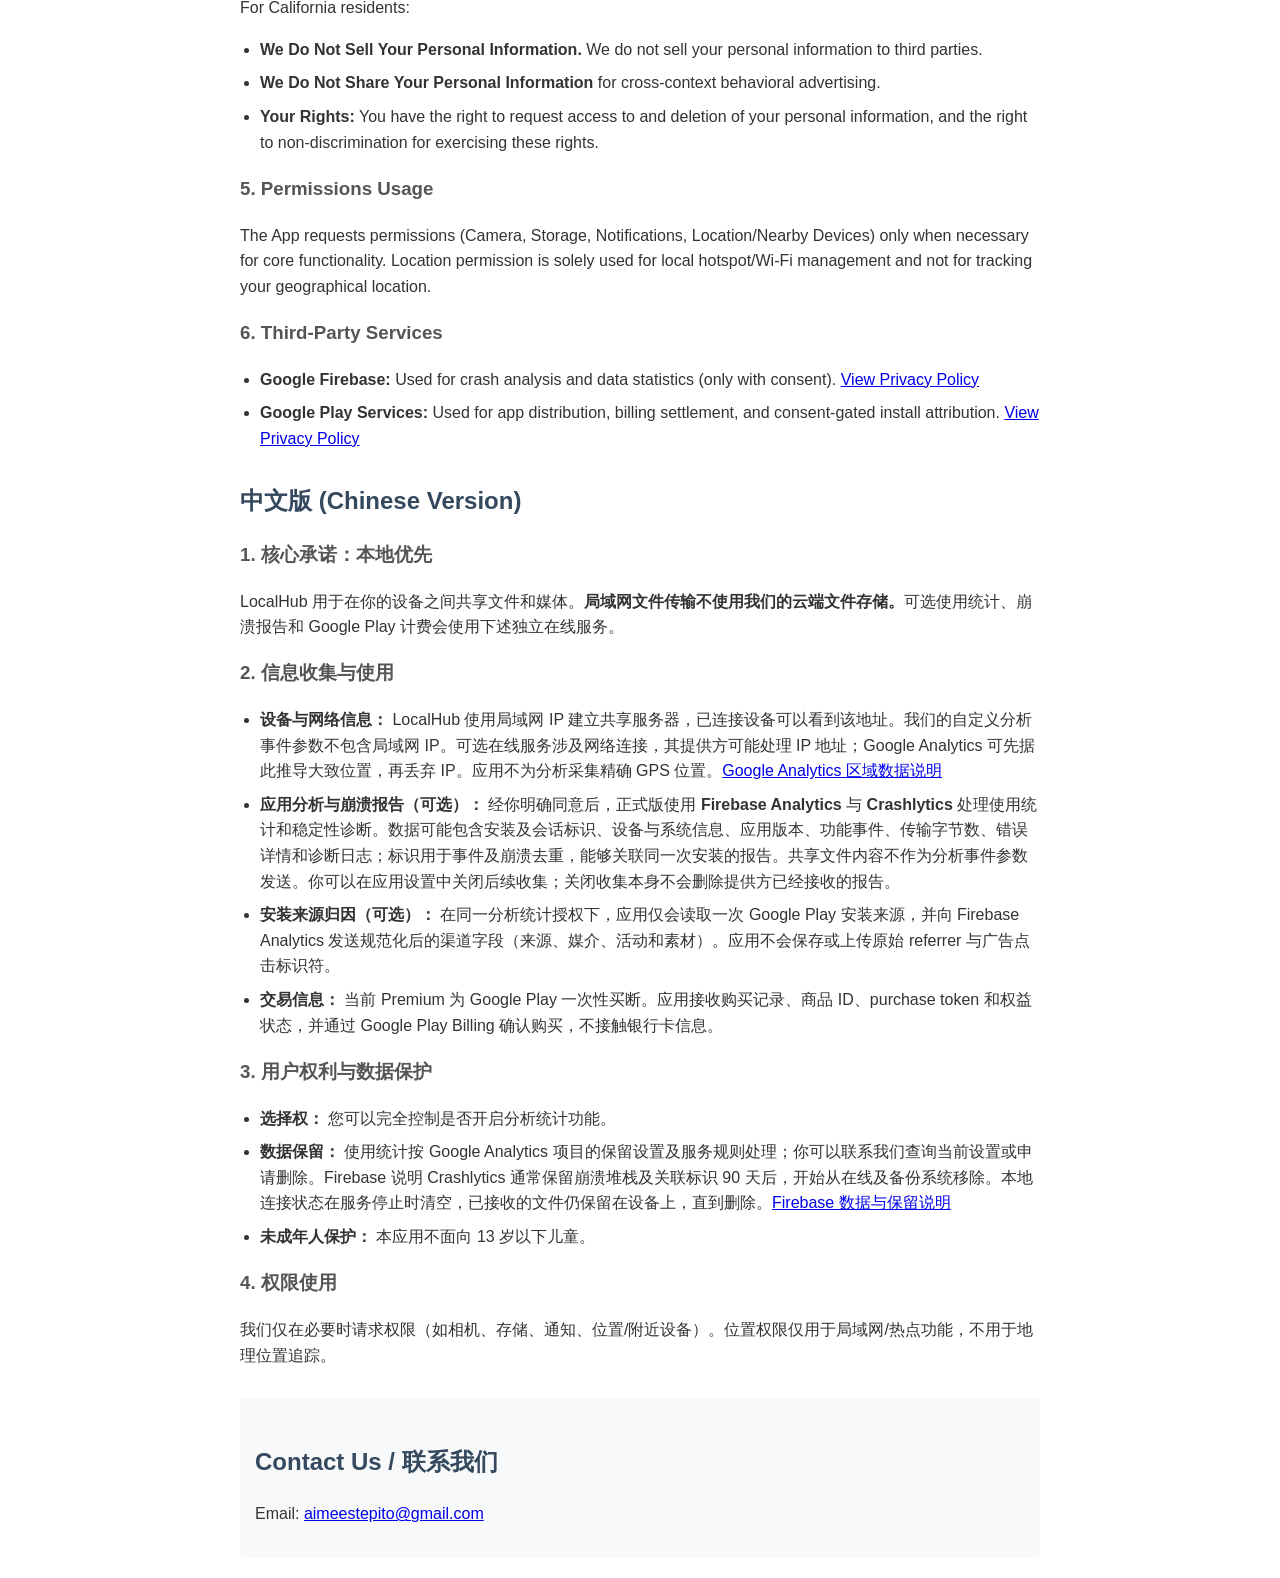
<file: privacy.html>
<!DOCTYPE html>
<html lang="en">
<head>
    <meta charset="UTF-8">
    <meta name="viewport" content="width=device-width, initial-scale=1.0">
    <title>LocalHub Privacy Policy</title>
    <style>
        body { font-family: -apple-system, BlinkMacSystemFont, "Segoe UI", Roboto, Helvetica, Arial, sans-serif; line-height: 1.6; padding: 20px; max-width: 800px; margin: 0 auto; color: #333; }
        h1 { color: #2c3e50; border-bottom: 2px solid #eee; padding-bottom: 10px; }
        h2 { color: #34495e; margin-top: 30px; }
        h3 { color: #555; }
        ul { padding-left: 20px; }
        li { margin-bottom: 8px; }
        .contact { background: #f8f9fa; padding: 15px; border-radius: 5px; margin-top: 30px; }
        .lang-selector { margin-bottom: 20px; padding: 10px; background: #eee; border-radius: 5px; text-align: center; }
    </style>
</head>
<body>
    <h1>Privacy Policy</h1>
    <p><strong>Last Updated:</strong> October 22, 2026</p>
    
    <p>This Privacy Policy applies to the "LocalHub" application (hereinafter referred to as "the App") developed by independent developer Baron Lee. We value your privacy, and this policy aims to explain how we collect, use, and protect your information.</p>

    <div class="lang-selector">
        <a href="#en">English</a> | <a href="#zh">中文</a>
    </div>

    <h2 id="en">English Version</h2>
    
    <h3>1. Core Commitment: Local First</h3>
    <p>LocalHub shares files and media between your devices. <strong>Local file transfers do not use our cloud file storage.</strong> Optional usage statistics, crash reports, and Google Play billing use separate online services as described below.</p>

    <h3>2. Information We Collect and How We Use It</h3>
    <p>To provide our services, we may process the following information:</p>
    <ul>
        <li><strong>Device and Network Information:</strong> LocalHub uses your local IP address to establish its sharing server; connected devices can see that address. Local IP addresses are not included in our custom analytics event parameters. Optional online services involve network connections whose providers may process IP addresses. Google Analytics can use an IP address to derive approximate location before discarding it; the App does not collect precise GPS location for analytics. <a href="https://support.google.com/analytics/answer/11598602">Google Analytics regional data collection</a></li>
        <li><strong>App Usage and Performance Data (Optional):</strong> With your explicit consent, release builds use <strong>Firebase Analytics</strong> and <strong>Crashlytics</strong> for usage statistics and crash diagnostics. Data can include installation and session identifiers, device and system information, app versions, feature events, transfer byte counts, error details and diagnostic logs. These identifiers support event and crash deduplication and can link reports from the same installation. We do not send shared file contents as analytics event parameters. You can disable future collection in App Settings; disabling collection does not itself delete reports already received by the provider.</li>
        <li><strong>Install Attribution (Optional):</strong> With the same analytics consent, the App reads Google Play install attribution once and sends only normalized campaign fields (source, medium, campaign, and content) to Firebase Analytics. The raw referrer and advertising click identifiers are not stored or uploaded by the App.</li>
        <li><strong>Transaction Information:</strong> Premium is currently a one-time purchase processed by <strong>Google Play</strong>. The App receives purchase records, product IDs, purchase tokens and entitlement status, and acknowledges purchases through Google Play Billing. We do not receive bank card details.</li>
    </ul>

    <h3>3. GDPR (General Data Protection Regulation) Notice</h3>
    <p>For users in the European Economic Area (EEA) and UK:</p>
    <ul>
        <li><strong>Legal Basis:</strong> We process your personal data based on your consent (for analytics/crash reporting) and for the performance of a contract (providing the file sharing service).</li>
        <li><strong>Your Rights:</strong> You have the right to access, correct, delete, or restrict processing of your personal data. You may withdraw your consent for analytics at any time in the app settings.</li>
        <li><strong>Data Retention:</strong> Usage statistics follow the retention settings of our Google Analytics property and applicable service rules. You can contact us to ask about the current setting or request deletion. Firebase states that Crashlytics normally retains crash traces and associated identifiers for 90 days before beginning removal from live and backup systems. Local connection state is cleared when the server stops; received files remain on your device until deleted. <a href="https://firebase.google.com/support/privacy">Firebase data and retention information</a></li>
        <li><strong>International Transfers:</strong> Firebase services may process data in the United States under standard contractual clauses or other lawful mechanisms.</li>
    </ul>

    <h3>4. CCPA/CPRA (California Privacy Rights) Notice</h3>
    <p>For California residents:</p>
    <ul>
        <li><strong>We Do Not Sell Your Personal Information.</strong> We do not sell your personal information to third parties.</li>
        <li><strong>We Do Not Share Your Personal Information</strong> for cross-context behavioral advertising.</li>
        <li><strong>Your Rights:</strong> You have the right to request access to and deletion of your personal information, and the right to non-discrimination for exercising these rights.</li>
    </ul>

    <h3>5. Permissions Usage</h3>
    <p>The App requests permissions (Camera, Storage, Notifications, Location/Nearby Devices) only when necessary for core functionality. Location permission is solely used for local hotspot/Wi-Fi management and not for tracking your geographical location.</p>

    <h3>6. Third-Party Services</h3>
    <ul>
        <li><strong>Google Firebase:</strong> Used for crash analysis and data statistics (only with consent). <a href="https://firebase.google.com/support/privacy">View Privacy Policy</a></li>
        <li><strong>Google Play Services:</strong> Used for app distribution, billing settlement, and consent-gated install attribution. <a href="https://policies.google.com/privacy">View Privacy Policy</a></li>
    </ul>

    <h2 id="zh">中文版 (Chinese Version)</h2>
    
    <h3>1. 核心承诺：本地优先</h3>
    <p>LocalHub 用于在你的设备之间共享文件和媒体。<strong>局域网文件传输不使用我们的云端文件存储。</strong>可选使用统计、崩溃报告和 Google Play 计费会使用下述独立在线服务。</p>

    <h3>2. 信息收集与使用</h3>
    <ul>
        <li><strong>设备与网络信息：</strong> LocalHub 使用局域网 IP 建立共享服务器，已连接设备可以看到该地址。我们的自定义分析事件参数不包含局域网 IP。可选在线服务涉及网络连接，其提供方可能处理 IP 地址；Google Analytics 可先据此推导大致位置，再丢弃 IP。应用不为分析采集精确 GPS 位置。<a href="https://support.google.com/analytics/answer/11598602">Google Analytics 区域数据说明</a></li>
        <li><strong>应用分析与崩溃报告（可选）：</strong> 经你明确同意后，正式版使用 <strong>Firebase Analytics</strong> 与 <strong>Crashlytics</strong> 处理使用统计和稳定性诊断。数据可能包含安装及会话标识、设备与系统信息、应用版本、功能事件、传输字节数、错误详情和诊断日志；标识用于事件及崩溃去重，能够关联同一次安装的报告。共享文件内容不作为分析事件参数发送。你可以在应用设置中关闭后续收集；关闭收集本身不会删除提供方已经接收的报告。</li>
        <li><strong>安装来源归因（可选）：</strong> 在同一分析统计授权下，应用仅会读取一次 Google Play 安装来源，并向 Firebase Analytics 发送规范化后的渠道字段（来源、媒介、活动和素材）。应用不会保存或上传原始 referrer 与广告点击标识符。</li>
        <li><strong>交易信息：</strong> 当前 Premium 为 Google Play 一次性买断。应用接收购买记录、商品 ID、purchase token 和权益状态，并通过 Google Play Billing 确认购买，不接触银行卡信息。</li>
    </ul>

    <h3>3. 用户权利与数据保护</h3>
    <ul>
        <li><strong>选择权：</strong> 您可以完全控制是否开启分析统计功能。</li>
        <li><strong>数据保留：</strong> 使用统计按 Google Analytics 项目的保留设置及服务规则处理；你可以联系我们查询当前设置或申请删除。Firebase 说明 Crashlytics 通常保留崩溃堆栈及关联标识 90 天后，开始从在线及备份系统移除。本地连接状态在服务停止时清空，已接收的文件仍保留在设备上，直到删除。<a href="https://firebase.google.com/support/privacy">Firebase 数据与保留说明</a></li>
        <li><strong>未成年人保护：</strong> 本应用不面向 13 岁以下儿童。</li>
    </ul>

    <h3>4. 权限使用</h3>
    <p>我们仅在必要时请求权限（如相机、存储、通知、位置/附近设备）。位置权限仅用于局域网/热点功能，不用于地理位置追踪。</p>

    <div class="contact">
        <h2>Contact Us / 联系我们</h2>
        <p>Email: <a href="mailto:aimeestepito@gmail.com">aimeestepito@gmail.com</a></p>
    </div>
</body>
</html>
</file>
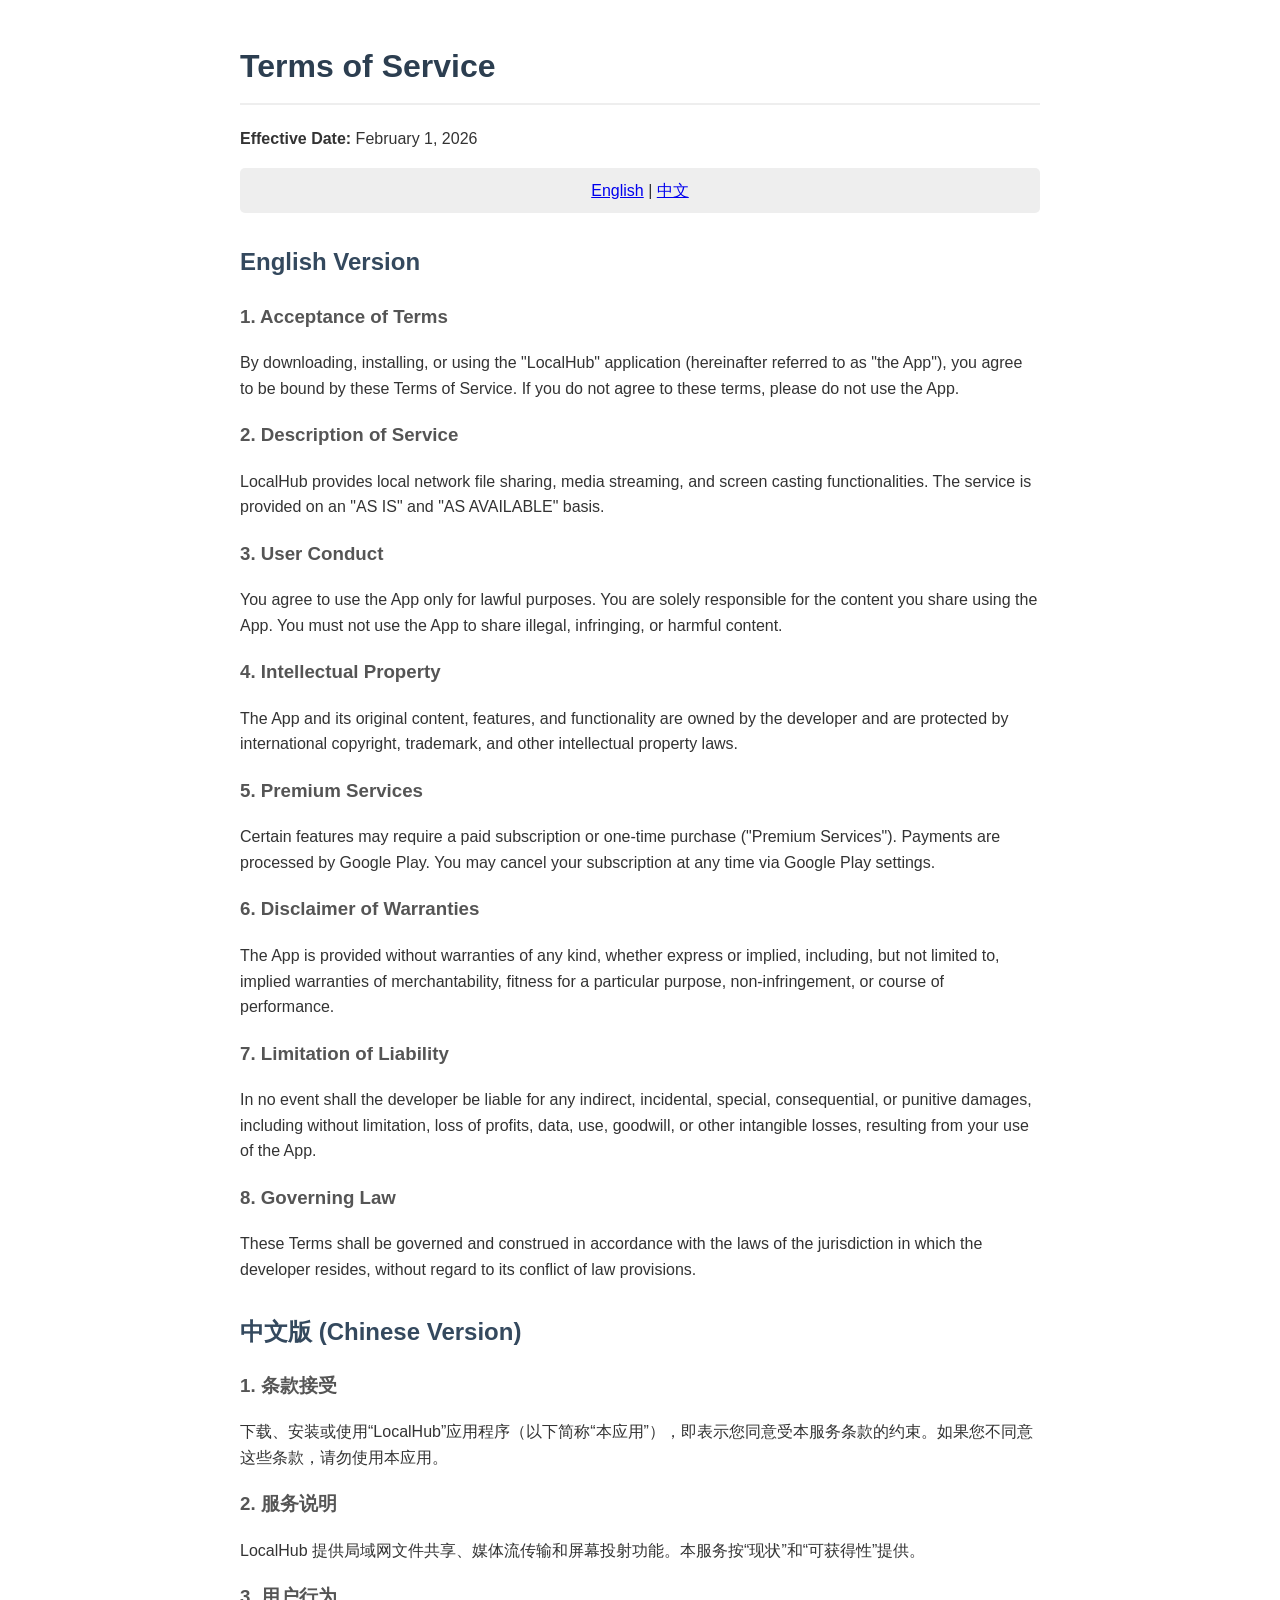
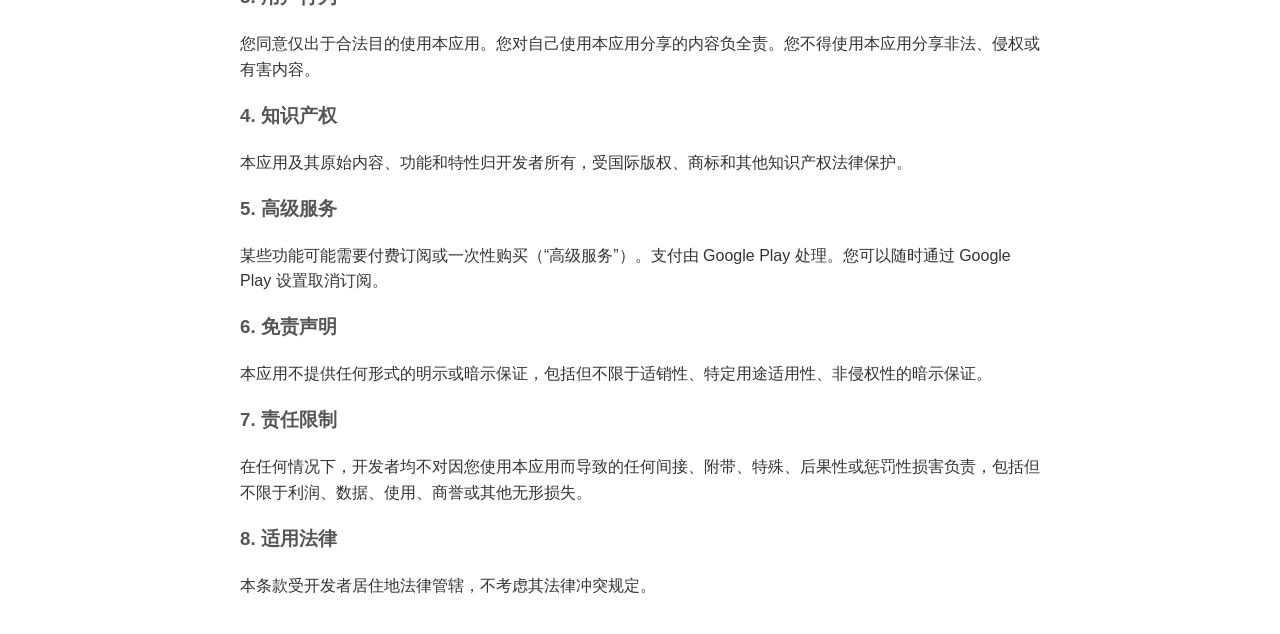
<file: terms.html>
<!DOCTYPE html>
<html lang="en">
<head>
    <meta charset="UTF-8">
    <meta name="viewport" content="width=device-width, initial-scale=1.0">
    <title>LocalHub Terms of Service</title>
    <style>
        body { font-family: -apple-system, BlinkMacSystemFont, "Segoe UI", Roboto, Helvetica, Arial, sans-serif; line-height: 1.6; padding: 20px; max-width: 800px; margin: 0 auto; color: #333; }
        h1 { color: #2c3e50; border-bottom: 2px solid #eee; padding-bottom: 10px; }
        h2 { color: #34495e; margin-top: 30px; }
        h3 { color: #555; }
        ul { padding-left: 20px; }
        li { margin-bottom: 8px; }
        .lang-selector { margin-bottom: 20px; padding: 10px; background: #eee; border-radius: 5px; text-align: center; }
    </style>
</head>
<body>
    <h1>Terms of Service</h1>
    <p><strong>Effective Date:</strong> February 1, 2026</p>

    <div class="lang-selector">
        <a href="#en">English</a> | <a href="#zh">中文</a>
    </div>

    <h2 id="en">English Version</h2>

    <h3>1. Acceptance of Terms</h3>
    <p>By downloading, installing, or using the "LocalHub" application (hereinafter referred to as "the App"), you agree to be bound by these Terms of Service. If you do not agree to these terms, please do not use the App.</p>

    <h3>2. Description of Service</h3>
    <p>LocalHub provides local network file sharing, media streaming, and screen casting functionalities. The service is provided on an "AS IS" and "AS AVAILABLE" basis.</p>

    <h3>3. User Conduct</h3>
    <p>You agree to use the App only for lawful purposes. You are solely responsible for the content you share using the App. You must not use the App to share illegal, infringing, or harmful content.</p>

    <h3>4. Intellectual Property</h3>
    <p>The App and its original content, features, and functionality are owned by the developer and are protected by international copyright, trademark, and other intellectual property laws.</p>

    <h3>5. Premium Services</h3>
    <p>Certain features may require a paid subscription or one-time purchase ("Premium Services"). Payments are processed by Google Play. You may cancel your subscription at any time via Google Play settings.</p>

    <h3>6. Disclaimer of Warranties</h3>
    <p>The App is provided without warranties of any kind, whether express or implied, including, but not limited to, implied warranties of merchantability, fitness for a particular purpose, non-infringement, or course of performance.</p>

    <h3>7. Limitation of Liability</h3>
    <p>In no event shall the developer be liable for any indirect, incidental, special, consequential, or punitive damages, including without limitation, loss of profits, data, use, goodwill, or other intangible losses, resulting from your use of the App.</p>

    <h3>8. Governing Law</h3>
    <p>These Terms shall be governed and construed in accordance with the laws of the jurisdiction in which the developer resides, without regard to its conflict of law provisions.</p>

    <h2 id="zh">中文版 (Chinese Version)</h2>

    <h3>1. 条款接受</h3>
    <p>下载、安装或使用“LocalHub”应用程序（以下简称“本应用”），即表示您同意受本服务条款的约束。如果您不同意这些条款，请勿使用本应用。</p>

    <h3>2. 服务说明</h3>
    <p>LocalHub 提供局域网文件共享、媒体流传输和屏幕投射功能。本服务按“现状”和“可获得性”提供。</p>

    <h3>3. 用户行为</h3>
    <p>您同意仅出于合法目的使用本应用。您对自己使用本应用分享的内容负全责。您不得使用本应用分享非法、侵权或有害内容。</p>

    <h3>4. 知识产权</h3>
    <p>本应用及其原始内容、功能和特性归开发者所有，受国际版权、商标和其他知识产权法律保护。</p>

    <h3>5. 高级服务</h3>
    <p>某些功能可能需要付费订阅或一次性购买（“高级服务”）。支付由 Google Play 处理。您可以随时通过 Google Play 设置取消订阅。</p>

    <h3>6. 免责声明</h3>
    <p>本应用不提供任何形式的明示或暗示保证，包括但不限于适销性、特定用途适用性、非侵权性的暗示保证。</p>

    <h3>7. 责任限制</h3>
    <p>在任何情况下，开发者均不对因您使用本应用而导致的任何间接、附带、特殊、后果性或惩罚性损害负责，包括但不限于利润、数据、使用、商誉或其他无形损失。</p>

    <h3>8. 适用法律</h3>
    <p>本条款受开发者居住地法律管辖，不考虑其法律冲突规定。</p>
</body>
</html>
</file>
<file: styles.css>
:root {
  --ink: #10211e;
  --ink-soft: #50615d;
  --forest: #0b3b35;
  --forest-2: #075e54;
  --mint: #9ef1dc;
  --mint-soft: #e1f8f0;
  --cream: #f7f5ee;
  --sand: #f1dfbd;
  --orange: #ff7d45;
  --orange-dark: #e65d25;
  --blue: #bcdcf8;
  --white: #fff;
  --line: rgba(16, 33, 30, .12);
  --shadow: 0 24px 70px rgba(16, 55, 48, .13);
  --radius-xl: 32px;
  --radius-lg: 24px;
  --radius-md: 16px;
  --shell: min(1180px, calc(100% - 40px));
}

* {
  box-sizing: border-box;
}

html {
  scroll-behavior: smooth;
}

body {
  margin: 0;
  color: var(--ink);
  background: var(--cream);
  font-family: Inter, ui-sans-serif, -apple-system, BlinkMacSystemFont, "Segoe UI", sans-serif;
  font-size: 16px;
  line-height: 1.6;
  -webkit-font-smoothing: antialiased;
  text-rendering: optimizeLegibility;
}

button {
  font-family: inherit;
}

img,
svg {
  display: block;
}

a {
  color: inherit;
  text-decoration: none;
}

button,
a {
  -webkit-tap-highlight-color: transparent;
}

:focus-visible {
  outline: 3px solid var(--orange);
  outline-offset: 4px;
  border-radius: 6px;
}

.skip-link {
  position: fixed;
  top: 10px;
  left: 10px;
  z-index: 1000;
  padding: 10px 16px;
  color: var(--white);
  background: var(--forest);
  transform: translateY(-150%);
}

.skip-link:focus {
  transform: translateY(0);
}

.shell {
  width: var(--shell);
  margin-inline: auto;
}

.site-header {
  position: fixed;
  inset: 0 0 auto;
  z-index: 100;
  border-bottom: 1px solid transparent;
  transition: background .25s ease, border-color .25s ease, box-shadow .25s ease;
}

.site-header.scrolled {
  background: rgba(247, 245, 238, .9);
  border-color: var(--line);
  box-shadow: 0 8px 30px rgba(16, 33, 30, .05);
  backdrop-filter: blur(16px);
}

.nav {
  display: flex;
  align-items: center;
  justify-content: space-between;
  min-height: 78px;
}

.brand {
  display: inline-flex;
  gap: 10px;
  align-items: center;
  font-size: 21px;
  font-weight: 800;
  letter-spacing: -.04em;
}

.brand-mark {
  width: 36px;
  height: 36px;
  border-radius: 11px;
  box-shadow: 0 7px 18px rgba(87, 76, 224, .18);
  overflow: hidden;
}

.brand-mark img {
  width: 100%;
  height: 100%;
  object-fit: cover;
}

.nav-links {
  display: flex;
  gap: 34px;
  align-items: center;
  margin-left: auto;
  margin-right: 38px;
}

.nav-links a,
.language-switch {
  color: #354843;
  font-size: 14px;
  font-weight: 650;
}

.nav-links a {
  position: relative;
}

.nav-links a::after {
  position: absolute;
  right: 0;
  bottom: -6px;
  left: 0;
  height: 2px;
  background: var(--forest-2);
  content: "";
  transform: scaleX(0);
  transition: transform .2s ease;
}

.nav-links a:hover::after {
  transform: scaleX(1);
}

.nav-actions {
  display: flex;
  gap: 12px;
  align-items: center;
}

.language-switch {
  min-width: 52px;
  padding: 10px 8px;
  cursor: pointer;
  background: transparent;
  border: 0;
}

.button {
  display: inline-flex;
  align-items: center;
  justify-content: center;
  min-height: 54px;
  padding: 12px 22px;
  font-weight: 750;
  line-height: 1.1;
  border-radius: 15px;
  transition: transform .2s ease, background .2s ease, box-shadow .2s ease;
}

.button:hover {
  transform: translateY(-2px);
}

.button-dark {
  color: var(--white);
  background: var(--forest);
  box-shadow: 0 9px 26px rgba(11, 59, 53, .19);
}

.button-dark:hover {
  background: #062d28;
}

.button-small {
  min-height: 43px;
  padding: 9px 15px;
  font-size: 14px;
  border-radius: 12px;
}

.button-small svg,
.text-link svg {
  width: 18px;
  margin-left: 8px;
  fill: none;
  stroke: currentColor;
  stroke-linecap: round;
  stroke-linejoin: round;
  stroke-width: 1.8;
}

.button-primary {
  gap: 11px;
  min-width: 184px;
  color: #1f170e;
  background: var(--orange);
  box-shadow: 0 15px 34px rgba(230, 93, 37, .22);
}

.button-primary:hover {
  background: #ff8d5b;
  box-shadow: 0 18px 38px rgba(230, 93, 37, .28);
}

.button-primary small,
.button-primary strong {
  display: block;
  text-align: left;
}

.button-primary small {
  margin-bottom: 3px;
  font-size: 10px;
  font-weight: 700;
  letter-spacing: .08em;
  opacity: .72;
  text-transform: uppercase;
}

.button-primary strong {
  font-size: 17px;
  letter-spacing: -.02em;
}

.play-icon {
  width: 26px;
  fill: rgba(255, 255, 255, .16);
  stroke: currentColor;
  stroke-linecap: round;
  stroke-linejoin: round;
  stroke-width: 1.4;
}

.hero {
  position: relative;
  min-height: 780px;
  padding: 150px 0 90px;
  overflow: hidden;
}

.hero::before {
  position: absolute;
  inset: 0;
  z-index: -2;
  background-image: linear-gradient(rgba(11, 59, 53, .035) 1px, transparent 1px), linear-gradient(90deg, rgba(11, 59, 53, .035) 1px, transparent 1px);
  background-size: 42px 42px;
  content: "";
  mask-image: linear-gradient(to bottom, black 15%, transparent 82%);
}

.hero-glow {
  position: absolute;
  z-index: -1;
  border-radius: 50%;
  filter: blur(3px);
  pointer-events: none;
}

.hero-glow-one {
  top: 100px;
  right: -130px;
  width: 650px;
  height: 650px;
  background: radial-gradient(circle, rgba(158, 241, 220, .75), rgba(158, 241, 220, 0) 70%);
}

.hero-glow-two {
  bottom: -250px;
  left: -250px;
  width: 580px;
  height: 580px;
  background: radial-gradient(circle, rgba(241, 223, 189, .8), rgba(241, 223, 189, 0) 70%);
}

.hero-grid {
  display: grid;
  grid-template-columns: 1.03fr .97fr;
  gap: 60px;
  align-items: center;
}

.hero-copy {
  position: relative;
  z-index: 2;
  padding-top: 5px;
}

.eyebrow,
.section-kicker {
  margin: 0 0 22px;
  color: var(--forest-2);
  font-size: 13px;
  font-weight: 800;
  letter-spacing: .13em;
  text-transform: uppercase;
}

.eyebrow {
  display: inline-flex;
  align-items: center;
  padding: 8px 12px;
  letter-spacing: .05em;
  background: rgba(225, 248, 240, .84);
  border: 1px solid rgba(7, 94, 84, .12);
  border-radius: 99px;
  text-transform: none;
}

.status-dot {
  width: 8px;
  height: 8px;
  margin-right: 8px;
  background: #24b68f;
  border-radius: 50%;
  box-shadow: 0 0 0 5px rgba(36, 182, 143, .12);
}

.hero h1 {
  max-width: 680px;
  margin: 0;
  font-size: clamp(58px, 6.2vw, 91px);
  font-weight: 820;
  letter-spacing: -.07em;
  line-height: .96;
}

.hero h1 .accent {
  color: var(--forest-2);
}

html[lang="zh-CN"] .hero h1 {
  font-size: clamp(48px, 4.8vw, 72px);
  letter-spacing: -.045em;
  line-height: 1.12;
}

.hero-lede {
  max-width: 620px;
  margin: 30px 0 0;
  color: var(--ink-soft);
  font-size: 19px;
  line-height: 1.65;
}

.hero-actions {
  display: flex;
  gap: 26px;
  align-items: center;
  margin-top: 36px;
}

.text-link {
  display: inline-flex;
  align-items: center;
  font-weight: 750;
}

.text-link:hover svg {
  transform: translateX(3px);
}

.text-link svg {
  transition: transform .2s ease;
}

.trust-list {
  display: flex;
  flex-wrap: wrap;
  gap: 9px 20px;
  padding: 0;
  margin: 35px 0 0;
  color: #425650;
  font-size: 13px;
  font-weight: 650;
  list-style: none;
}

.trust-list li {
  display: flex;
  align-items: center;
}

.trust-list svg {
  width: 17px;
  height: 17px;
  margin-right: 6px;
  fill: none;
  stroke: var(--forest-2);
  stroke-linecap: round;
  stroke-linejoin: round;
  stroke-width: 2;
}

.hero-visual {
  position: relative;
  display: grid;
  min-height: 570px;
  place-items: center;
}

.hero-visual::before {
  position: absolute;
  width: 465px;
  height: 465px;
  background: var(--forest);
  border-radius: 50%;
  box-shadow: inset 0 0 0 1px rgba(255, 255, 255, .08), 0 40px 90px rgba(11, 59, 53, .2);
  content: "";
}

.device-orbit {
  position: absolute;
  border: 1px solid rgba(11, 59, 53, .16);
  border-radius: 50%;
}

.orbit-one {
  width: 530px;
  height: 530px;
}

.orbit-two {
  width: 600px;
  height: 600px;
  border-style: dashed;
}

.phone-frame {
  position: relative;
  z-index: 2;
  width: 270px;
  padding: 9px;
  overflow: hidden;
  background: #101513;
  border: 2px solid rgba(255, 255, 255, .25);
  border-radius: 39px;
  box-shadow: 0 36px 75px rgba(0, 0, 0, .35);
  transform: rotate(3deg);
}

.phone-frame img {
  width: 100%;
  height: 535px;
  object-fit: cover;
  object-position: center top;
  border-radius: 30px;
}

.phone-speaker {
  position: absolute;
  top: 14px;
  left: 50%;
  z-index: 2;
  width: 72px;
  height: 19px;
  background: #101513;
  border-radius: 0 0 12px 12px;
  transform: translateX(-50%);
}

.browser-card {
  position: absolute;
  z-index: 4;
  display: grid;
  grid-template-columns: 42px 1fr 9px;
  gap: 11px;
  align-items: center;
  min-width: 205px;
  padding: 13px 15px;
  background: rgba(255, 255, 255, .94);
  border: 1px solid rgba(255, 255, 255, .7);
  border-radius: 16px;
  box-shadow: 0 17px 40px rgba(0, 0, 0, .18);
  backdrop-filter: blur(10px);
}

.browser-card-top {
  top: 105px;
  left: -16px;
  transform: rotate(-3deg);
}

.browser-card-bottom {
  right: -8px;
  bottom: 95px;
  transform: rotate(2deg);
}

.browser-card strong,
.browser-card small {
  display: block;
  line-height: 1.25;
}

.browser-card strong {
  font-size: 13px;
}

.browser-card small {
  margin-top: 4px;
  color: #687872;
  font-size: 10px;
}

.browser-card > i {
  width: 8px;
  height: 8px;
  background: #25b88e;
  border-radius: 50%;
  box-shadow: 0 0 0 4px rgba(37, 184, 142, .13);
}

.device-icon {
  display: grid;
  width: 42px;
  height: 42px;
  color: var(--forest-2);
  background: var(--mint-soft);
  border-radius: 12px;
  place-items: center;
}

.device-icon svg {
  width: 22px;
  fill: none;
  stroke: currentColor;
  stroke-linecap: round;
  stroke-linejoin: round;
  stroke-width: 1.8;
}

.connection-line {
  position: absolute;
  right: 47px;
  bottom: 74px;
  z-index: 3;
  display: flex;
  gap: 6px;
}

.connection-line span {
  width: 5px;
  height: 5px;
  background: var(--mint);
  border-radius: 50%;
  animation: pulse 1.6s infinite ease-in-out;
}

.connection-line span:nth-child(2) { animation-delay: .2s; }
.connection-line span:nth-child(3) { animation-delay: .4s; }

@keyframes pulse {
  0%, 100% { opacity: .3; transform: scale(.8); }
  50% { opacity: 1; transform: scale(1.2); }
}

.proof-strip {
  color: rgba(255, 255, 255, .78);
  background: var(--forest);
}

.proof-inner {
  display: flex;
  gap: 36px;
  align-items: center;
  justify-content: space-between;
  min-height: 105px;
}

.proof-inner p {
  max-width: 300px;
  margin: 0;
  color: var(--white);
  font-size: 15px;
  font-weight: 700;
}

.platforms {
  display: flex;
  flex-wrap: wrap;
  gap: 16px;
  align-items: center;
  justify-content: flex-end;
  font-size: 13px;
  font-weight: 680;
  letter-spacing: .02em;
}

.platforms i {
  width: 4px;
  height: 4px;
  background: var(--mint);
  border-radius: 50%;
  opacity: .7;
}

.section {
  padding: 120px 0;
}

.section-heading {
  margin-bottom: 58px;
}

.section-heading h2,
.privacy-copy h2,
.final-cta h2 {
  margin: 0;
  font-size: clamp(40px, 5vw, 63px);
  font-weight: 800;
  letter-spacing: -.055em;
  line-height: 1.06;
}

.section-heading > p:not(.section-kicker) {
  margin: 20px auto 0;
  color: var(--ink-soft);
  font-size: 18px;
}

.centered {
  text-align: center;
}

.narrow {
  max-width: 760px;
  margin-right: auto;
  margin-left: auto;
}

.section-kicker {
  margin-bottom: 14px;
}

.steps {
  display: grid;
  grid-template-columns: repeat(3, 1fr);
  gap: 18px;
  padding: 0;
  margin: 0;
  list-style: none;
  counter-reset: step;
}

.steps li {
  position: relative;
  min-height: 285px;
  padding: 36px;
  background: rgba(255, 255, 255, .65);
  border: 1px solid rgba(16, 33, 30, .08);
  border-radius: var(--radius-lg);
  box-shadow: 0 15px 45px rgba(16, 33, 30, .04);
}

.steps li:not(:last-child)::after {
  position: absolute;
  top: 70px;
  right: -27px;
  z-index: 3;
  width: 36px;
  height: 1px;
  background: rgba(7, 94, 84, .28);
  content: "";
}

.step-number {
  position: absolute;
  top: 24px;
  right: 26px;
  color: rgba(11, 59, 53, .2);
  font-size: 13px;
  font-weight: 800;
  letter-spacing: .1em;
}

.step-icon {
  display: grid;
  width: 62px;
  height: 62px;
  color: var(--forest);
  background: var(--mint);
  border-radius: 19px;
  place-items: center;
}

.step-icon svg {
  width: 28px;
  fill: none;
  stroke: currentColor;
  stroke-linecap: round;
  stroke-linejoin: round;
  stroke-width: 1.7;
}

.steps li:nth-child(2) .step-icon svg {
  fill: currentColor;
  stroke: none;
}

.steps h3,
.feature-card h3,
.case-grid h3 {
  margin: 26px 0 10px;
  font-size: 23px;
  letter-spacing: -.03em;
  line-height: 1.2;
}

.steps p,
.feature-card p,
.case-grid p {
  margin: 0;
  color: var(--ink-soft);
}

.features {
  background: #efece2;
}

.section-heading.split {
  display: grid;
  grid-template-columns: 1.25fr .75fr;
  gap: 80px;
  align-items: end;
}

.section-heading.split > p {
  margin: 0 0 4px;
}

.bento {
  display: grid;
  grid-template-columns: repeat(2, 1fr);
  gap: 20px;
}

.feature-card {
  position: relative;
  min-height: 430px;
  padding: 42px;
  overflow: hidden;
  border-radius: var(--radius-xl);
}

.feature-wide {
  display: grid;
  grid-template-columns: .85fr 1.15fr;
  grid-column: 1 / -1;
  gap: 30px;
  align-items: center;
  min-height: 410px;
}

.feature-card h3 {
  max-width: 460px;
  margin-top: 14px;
  font-size: 35px;
  letter-spacing: -.045em;
}

.feature-card p {
  max-width: 490px;
  font-size: 16px;
}

.feature-tag {
  display: inline-block;
  padding: 5px 10px;
  color: var(--forest);
  font-size: 11px;
  font-weight: 800;
  letter-spacing: .12em;
  background: rgba(255, 255, 255, .55);
  border-radius: 99px;
  text-transform: uppercase;
}

.feature-mint {
  background: var(--mint-soft);
}

.feature-dark {
  color: var(--white);
  background: var(--forest);
}

.feature-dark p {
  color: rgba(255, 255, 255, .68);
}

.feature-dark .feature-tag {
  color: var(--mint);
  background: rgba(255, 255, 255, .1);
}

.feature-sand {
  background: var(--sand);
}

.feature-blue {
  background: var(--blue);
}

.transfer-ui {
  position: relative;
  padding: 22px;
}

.transfer-ui::before {
  position: absolute;
  inset: -30px 15% -30px -5%;
  background: radial-gradient(circle, rgba(158, 241, 220, .85), transparent 68%);
  content: "";
}

.mini-window {
  position: relative;
  z-index: 1;
  padding: 18px;
  background: rgba(255, 255, 255, .88);
  border: 1px solid rgba(255, 255, 255, .9);
  border-radius: 19px;
  box-shadow: var(--shadow);
  transform: rotate(2deg);
}

.window-bar {
  display: flex;
  gap: 5px;
  align-items: center;
  padding-bottom: 14px;
  border-bottom: 1px solid var(--line);
}

.window-bar span {
  width: 6px;
  height: 6px;
  background: #c3cbc8;
  border-radius: 50%;
}

.window-bar em {
  margin-left: auto;
  padding: 5px 14px;
  color: #71807b;
  font-size: 8px;
  font-style: normal;
  background: #f1f2ef;
  border-radius: 99px;
}

.file-row {
  display: grid;
  grid-template-columns: 40px 1fr auto;
  gap: 11px;
  align-items: center;
  padding: 15px 4px;
  border-bottom: 1px solid var(--line);
}

.file-row span,
.file-row strong,
.file-row small {
  display: block;
}

.file-row strong {
  font-size: 11px;
}

.file-row small {
  margin-top: 2px;
  color: #84908c;
  font-size: 8px;
}

.file-row b {
  color: var(--forest-2);
  font-size: 9px;
}

.file-icon {
  display: grid;
  width: 40px;
  height: 40px;
  color: #d75934;
  font-size: 7px;
  font-style: normal;
  font-weight: 800;
  background: #ffddd2;
  border-radius: 11px;
  place-items: center;
}

.image-file {
  color: #446e98;
  background: #dfeefa;
}

.progress {
  height: 5px;
  margin-top: 13px;
  overflow: hidden;
  background: #dfe5e2;
  border-radius: 99px;
}

.progress span {
  display: block;
  width: 72%;
  height: 100%;
  background: var(--forest-2);
  border-radius: inherit;
}

.media-player {
  position: absolute;
  right: 38px;
  bottom: 34px;
  left: 38px;
  height: 150px;
  padding: 25px;
  background: linear-gradient(135deg, #14665a, #082a26);
  border: 1px solid rgba(255, 255, 255, .1);
  border-radius: 20px;
}

.play-circle {
  display: grid;
  width: 48px;
  height: 48px;
  color: var(--forest);
  background: var(--mint);
  border-radius: 50%;
  place-items: center;
}

.play-circle svg {
  width: 22px;
  fill: currentColor;
}

.player-lines {
  position: absolute;
  top: 30px;
  right: 24px;
  left: 90px;
}

.player-lines i {
  display: block;
  height: 7px;
  margin-bottom: 9px;
  background: rgba(255, 255, 255, .3);
  border-radius: 99px;
}

.player-lines i:nth-child(2) {
  width: 70%;
  opacity: .6;
}

.player-progress {
  position: absolute;
  right: 25px;
  bottom: 28px;
  left: 25px;
  height: 4px;
  background: rgba(255, 255, 255, .18);
  border-radius: 99px;
}

.player-progress span {
  display: block;
  width: 62%;
  height: 100%;
  background: var(--mint);
  border-radius: inherit;
}

.live-visual {
  position: absolute;
  right: 38px;
  bottom: 32px;
  left: 38px;
}

.live-visual > svg {
  width: 100%;
  fill: rgba(255, 255, 255, .36);
  stroke: #805f37;
  stroke-linecap: round;
  stroke-linejoin: round;
  stroke-width: 2;
}

.live-pill {
  position: absolute;
  top: 12px;
  left: 12px;
  z-index: 2;
  display: inline-flex;
  gap: 6px;
  align-items: center;
  padding: 6px 10px;
  color: var(--white);
  font-size: 9px;
  font-weight: 800;
  letter-spacing: .08em;
  background: #d65040;
  border-radius: 99px;
}

.live-pill i {
  width: 5px;
  height: 5px;
  background: var(--white);
  border-radius: 50%;
}

.control-panel {
  padding: 9px;
  background: rgba(255, 255, 255, .36);
  border: 1px solid rgba(255, 255, 255, .6);
  border-radius: 23px;
  box-shadow: 0 20px 50px rgba(46, 97, 130, .15);
  transform: rotate(-1deg);
}

.control-panel > div {
  display: grid;
  grid-template-columns: 46px 1fr auto;
  gap: 13px;
  align-items: center;
  padding: 15px;
  background: rgba(255, 255, 255, .74);
  border-radius: 16px;
}

.control-panel > div + div {
  margin-top: 7px;
}

.control-panel span,
.control-panel small,
.control-panel strong {
  display: block;
}

.control-panel small {
  color: #5a6d70;
  font-size: 9px;
}

.control-panel strong {
  font-size: 13px;
}

.control-panel > div > i {
  width: 32px;
  height: 18px;
  background: var(--forest-2);
  border-radius: 99px;
}

.control-panel > div > i::after {
  display: block;
  width: 14px;
  height: 14px;
  margin: 2px 2px 2px auto;
  background: var(--white);
  border-radius: 50%;
  content: "";
}

.control-panel b {
  padding: 5px 9px;
  color: var(--forest);
  font-size: 10px;
  background: var(--mint);
  border-radius: 99px;
}

.shield {
  display: grid !important;
  width: 46px;
  height: 46px;
  color: var(--forest);
  background: var(--mint-soft);
  border-radius: 14px;
  place-items: center;
}

.shield svg {
  width: 23px;
  fill: none;
  stroke: currentColor;
  stroke-linecap: round;
  stroke-linejoin: round;
  stroke-width: 1.8;
}

.use-cases {
  background: var(--cream);
}

.case-grid {
  display: grid;
  grid-template-columns: repeat(3, 1fr);
  gap: 18px;
}

.case-grid article {
  padding: 35px;
  background: rgba(255, 255, 255, .58);
  border: 1px solid var(--line);
  border-radius: var(--radius-lg);
  transition: transform .2s ease, box-shadow .2s ease;
}

.case-grid article:hover {
  box-shadow: 0 18px 45px rgba(16, 33, 30, .07);
  transform: translateY(-4px);
}

.case-icon {
  display: grid;
  width: 50px;
  height: 50px;
  color: var(--forest);
  background: var(--mint-soft);
  border-radius: 15px;
  place-items: center;
}

.case-icon svg {
  width: 25px;
  fill: none;
  stroke: currentColor;
  stroke-linecap: round;
  stroke-linejoin: round;
  stroke-width: 1.7;
}

.case-grid h3 {
  font-size: 21px;
}

.privacy-section {
  padding-top: 10px;
}

.privacy-card {
  display: grid;
  grid-template-columns: .8fr 1.2fr;
  min-height: 520px;
  overflow: hidden;
  color: var(--white);
  background: var(--forest);
  border-radius: 42px;
  box-shadow: var(--shadow);
}

.privacy-visual {
  position: relative;
  display: grid;
  overflow: hidden;
  background: #082f2a;
  place-items: center;
}

.privacy-visual::after {
  position: absolute;
  inset: 0;
  background-image: radial-gradient(rgba(158, 241, 220, .22) 1px, transparent 1px);
  background-size: 18px 18px;
  content: "";
  mask-image: radial-gradient(circle, black, transparent 72%);
}

.privacy-ring {
  position: absolute;
  border: 1px solid rgba(158, 241, 220, .18);
  border-radius: 50%;
}

.ring-one { width: 190px; height: 190px; }
.ring-two { width: 300px; height: 300px; }
.ring-three { width: 420px; height: 420px; }

.privacy-shield {
  z-index: 2;
  display: grid;
  width: 116px;
  height: 116px;
  color: var(--forest);
  background: var(--mint);
  border: 10px solid rgba(255, 255, 255, .13);
  border-radius: 36px;
  box-shadow: 0 25px 60px rgba(0, 0, 0, .3);
  place-items: center;
}

.privacy-shield svg {
  width: 58px;
  fill: none;
  stroke: currentColor;
  stroke-linecap: round;
  stroke-linejoin: round;
  stroke-width: 4;
}

.local-node {
  position: absolute;
  z-index: 2;
  width: 12px;
  height: 12px;
  background: var(--mint);
  border: 3px solid rgba(255, 255, 255, .2);
  border-radius: 50%;
  box-shadow: 0 0 0 6px rgba(158, 241, 220, .08);
}

.node-one { top: 28%; left: 18%; }
.node-two { right: 15%; bottom: 24%; }
.node-three { top: 18%; right: 25%; }

.privacy-copy {
  display: flex;
  flex-direction: column;
  justify-content: center;
  padding: 72px 80px;
}

.section-kicker.light {
  color: var(--mint);
}

.privacy-copy p:not(.section-kicker) {
  max-width: 600px;
  margin: 25px 0;
  color: rgba(255, 255, 255, .7);
  font-size: 17px;
}

.privacy-copy a {
  align-self: flex-start;
  padding-bottom: 3px;
  color: var(--mint);
  font-weight: 750;
  border-bottom: 1px solid rgba(158, 241, 220, .5);
}

.final-cta {
  text-align: center;
}

.final-cta-inner {
  max-width: 800px;
}

.final-cta p:not(.section-kicker) {
  max-width: 610px;
  margin: 24px auto 32px;
  color: var(--ink-soft);
  font-size: 18px;
}

.site-footer {
  color: rgba(255, 255, 255, .64);
  background: #071f1c;
}

.footer-grid {
  display: grid;
  grid-template-columns: .7fr 1.3fr;
  gap: 80px;
  padding-top: 72px;
  padding-bottom: 60px;
}

.footer-brand {
  color: var(--white);
}

.footer-grid > div > p {
  margin: 14px 0 0;
  font-size: 14px;
}

.footer-links {
  display: grid;
  grid-template-columns: .8fr 1.1fr 1.4fr;
  gap: 40px;
}

.footer-links h3 {
  margin: 0 0 18px;
  color: var(--white);
  font-size: 12px;
  letter-spacing: .12em;
  text-transform: uppercase;
}

.footer-links a {
  display: block;
  margin: 10px 0;
  font-size: 13px;
}

.footer-links a:hover {
  color: var(--mint);
}

.footer-bottom {
  display: flex;
  justify-content: space-between;
  padding-top: 25px;
  padding-bottom: 30px;
  font-size: 12px;
  border-top: 1px solid rgba(255, 255, 255, .1);
}

@media (max-width: 1000px) {
  .nav-links {
    display: none;
  }

  .hero {
    padding-top: 135px;
  }

  .hero-grid {
    grid-template-columns: 1fr;
    gap: 45px;
  }

  .hero-copy {
    max-width: 760px;
    text-align: center;
    justify-self: center;
  }

  .hero h1 {
    font-size: clamp(56px, 9vw, 78px);
  }

  html[lang="zh-CN"] .hero h1 {
    font-size: clamp(40px, 8vw, 72px);
  }

  .hero-lede {
    margin-right: auto;
    margin-left: auto;
  }

  .hero-actions,
  .trust-list {
    justify-content: center;
  }

  .hero-visual {
    width: min(600px, 100%);
    margin-inline: auto;
  }

  .proof-inner {
    flex-direction: column;
    gap: 14px;
    justify-content: center;
    padding: 24px 0;
    text-align: center;
  }

  .proof-inner p {
    max-width: none;
  }

  .platforms {
    justify-content: center;
  }

  .section-heading.split {
    grid-template-columns: 1fr;
    gap: 22px;
  }

  .feature-wide {
    grid-template-columns: 1fr 1fr;
  }

  .privacy-card {
    grid-template-columns: .7fr 1.3fr;
  }

  .privacy-copy {
    padding: 55px;
  }

  .footer-grid {
    grid-template-columns: 1fr;
    gap: 45px;
  }
}

@media (max-width: 760px) {
  :root {
    --shell: min(100% - 28px, 1180px);
    --radius-xl: 25px;
  }

  .nav {
    min-height: 68px;
  }

  .brand {
    font-size: 19px;
  }

  .brand-mark {
    width: 33px;
    height: 33px;
  }

  .button-small span,
  .button-small svg {
    display: none;
  }

  .button-small {
    min-width: 42px;
    padding: 0;
  }

  .button-small::before {
    font-size: 19px;
    content: "↗";
  }

  .language-switch {
    min-width: 46px;
    font-size: 13px;
  }

  .hero {
    min-height: auto;
    padding: 112px 0 70px;
  }

  .hero h1 {
    font-size: clamp(45px, 14vw, 62px);
    line-height: 1;
  }

  html[lang="zh-CN"] .hero h1 {
    font-size: clamp(32px, 8.5vw, 62px);
  }

  .eyebrow {
    max-width: 100%;
    font-size: 10px;
  }

  .hero-lede {
    margin-top: 24px;
    font-size: 16px;
  }

  .hero-actions {
    flex-direction: column;
    gap: 18px;
    margin-top: 30px;
  }

  .button-primary {
    width: 100%;
    max-width: 290px;
  }

  .trust-list {
    gap: 8px 13px;
    margin-top: 28px;
    font-size: 11px;
  }

  .hero-visual {
    min-height: 470px;
  }

  .hero-visual::before {
    width: 340px;
    height: 340px;
  }

  .orbit-one {
    width: 390px;
    height: 390px;
  }

  .orbit-two {
    display: none;
  }

  .phone-frame {
    width: 205px;
    border-radius: 32px;
  }

  .phone-frame img {
    height: 405px;
    border-radius: 24px;
  }

  .browser-card {
    grid-template-columns: 35px 1fr 7px;
    min-width: 175px;
    padding: 10px 12px;
  }

  .browser-card-top {
    top: 56px;
    left: 0;
  }

  .browser-card-bottom {
    right: 0;
    bottom: 58px;
  }

  .device-icon {
    width: 35px;
    height: 35px;
    border-radius: 10px;
  }

  .device-icon svg {
    width: 19px;
  }

  .platforms {
    gap: 8px 10px;
  }

  .section {
    padding: 82px 0;
  }

  .section-heading {
    margin-bottom: 38px;
  }

  .section-heading h2,
  .privacy-copy h2,
  .final-cta h2 {
    font-size: clamp(36px, 11vw, 48px);
  }

  .section-heading > p:not(.section-kicker) {
    font-size: 16px;
  }

  .steps,
  .case-grid,
  .bento {
    grid-template-columns: 1fr;
  }

  .steps li {
    min-height: 0;
    padding: 29px;
  }

  .steps li:not(:last-child)::after {
    display: none;
  }

  .step-icon {
    width: 54px;
    height: 54px;
  }

  .feature-card,
  .feature-wide {
    display: block;
    grid-column: auto;
    min-height: 420px;
    padding: 30px;
  }

  .feature-card h3 {
    font-size: 30px;
  }

  .transfer-ui {
    position: relative;
    right: auto;
    bottom: auto;
    left: auto;
    margin-top: 24px;
    padding: 16px 0;
  }

  .feature-blue {
    padding-bottom: 245px;
  }

  .control-panel {
    position: absolute;
    right: 22px;
    bottom: 28px;
    left: 22px;
  }

  .media-player,
  .live-visual {
    right: 25px;
    left: 25px;
  }

  .privacy-section {
    padding-top: 0;
  }

  .privacy-card {
    grid-template-columns: 1fr;
    border-radius: 28px;
  }

  .privacy-visual {
    min-height: 320px;
  }

  .privacy-copy {
    padding: 42px 28px 48px;
  }

  .footer-grid {
    padding-top: 55px;
  }

  .footer-links {
    grid-template-columns: 1fr 1fr;
    gap: 30px;
  }

  .footer-links > div:last-child {
    grid-column: 1 / -1;
  }

  .footer-bottom {
    flex-direction: column;
    gap: 5px;
  }
}

@media (max-width: 390px) {
  .hero-visual {
    min-height: 450px;
  }

  .browser-card {
    min-width: 157px;
  }

  .browser-card-top {
    left: -6px;
  }

  .browser-card-bottom {
    right: -6px;
  }

  .footer-links {
    grid-template-columns: 1fr;
  }

  .footer-links > div:last-child {
    grid-column: auto;
  }
}

@media (prefers-reduced-motion: reduce) {
  html {
    scroll-behavior: auto;
  }

  *,
  *::before,
  *::after {
    animation-duration: .01ms !important;
    animation-iteration-count: 1 !important;
    scroll-behavior: auto !important;
    transition-duration: .01ms !important;
  }

}

/* Stage 3 Guide Page */
.guide-hero {
  padding: 132px 0 48px;
  background: radial-gradient(circle at 80% 10%, rgba(16, 185, 129, 0.14), transparent 55%);
}

.guide-shell {
  max-width: 960px;
}

.guide-title {
  margin: 12px 0 18px;
  font-size: clamp(32px, 4.6vw, 54px);
  line-height: 1.12;
  letter-spacing: -.035em;
  color: var(--ink);
}

.guide-lede {
  max-width: 720px;
  font-size: 18px;
  line-height: 1.65;
  color: var(--muted);
  margin: 0 0 28px;
}

.guide-actions {
  display: flex;
  flex-wrap: wrap;
  align-items: center;
  gap: 20px;
}

.guide-section {
  padding-top: 24px;
}

.guide-card {
  background: #ffffff;
  border: 1px solid rgba(11, 59, 53, 0.1);
  border-radius: 24px;
  padding: 28px;
  margin-bottom: 24px;
  box-shadow: 0 10px 30px rgba(11, 59, 53, 0.05);
}

.guide-card h2 {
  font-size: 22px;
  line-height: 1.3;
  margin: 0 0 12px;
  color: var(--ink);
}

.guide-card h3 {
  font-size: 17px;
  margin: 0 0 10px;
  color: var(--ink);
}

.guide-card p {
  margin: 0;
  color: var(--muted);
  line-height: 1.65;
}

.guide-notice {
  background: #f2fbf7;
  border-color: rgba(11, 59, 53, 0.16);
}

.guide-grid {
  display: grid;
  grid-template-columns: repeat(2, minmax(0, 1fr));
  gap: 20px;
  margin-bottom: 24px;
}

.guide-grid .guide-card {
  margin-bottom: 0;
}

.guide-grid .step-number {
  display: inline-block;
  margin-bottom: 10px;
}

.guide-list {
  margin: 0;
  padding-left: 20px;
  color: var(--muted);
  line-height: 1.7;
}

.guide-list li + li {
  margin-top: 8px;
}

.guide-compare {
  display: grid;
  grid-template-columns: repeat(2, minmax(0, 1fr));
  gap: 24px;
  margin-top: 12px;
}

.guide-faq {
  margin: 0;
}

.guide-faq dt {
  font-weight: 700;
  color: var(--ink);
  margin-top: 18px;
  line-height: 1.45;
}

.guide-faq dt:first-child {
  margin-top: 0;
}

.guide-faq dd {
  margin: 6px 0 0;
  color: var(--muted);
  line-height: 1.65;
}

.guide-cta-box {
  display: flex;
  flex-wrap: wrap;
  align-items: center;
  justify-content: space-between;
  gap: 20px;
  background: #0b3b35;
  color: #ffffff;
  border-radius: 24px;
  padding: 32px;
}

.guide-cta-box h2 {
  margin: 0 0 8px;
  font-size: 24px;
  color: #ffffff;
}

.guide-cta-box p {
  margin: 0;
  color: rgba(255, 255, 255, 0.82);
}

@media (max-width: 760px) {
  .guide-hero {
    padding: 112px 0 32px;
  }

  .guide-grid,
  .guide-compare {
    grid-template-columns: 1fr;
  }

  .guide-card,
  .guide-cta-box {
    padding: 22px;
  }
}
</file>
